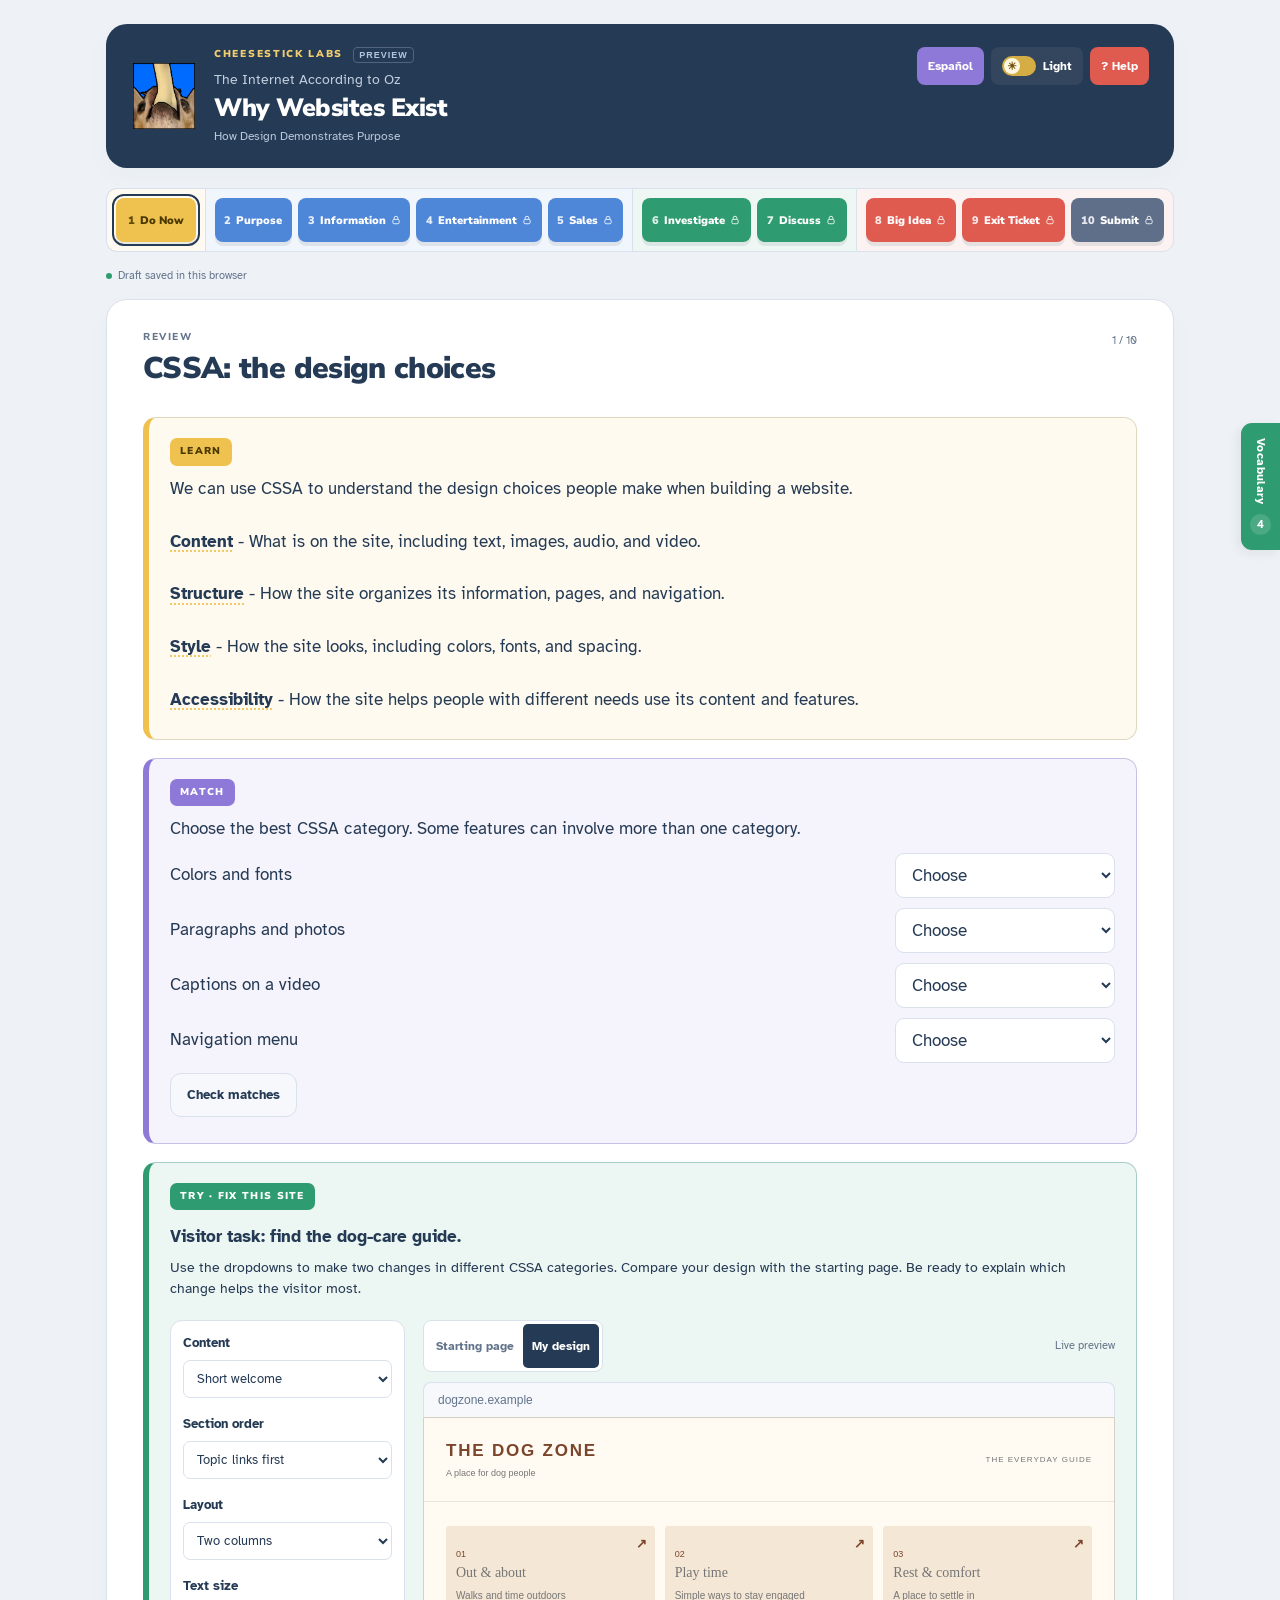
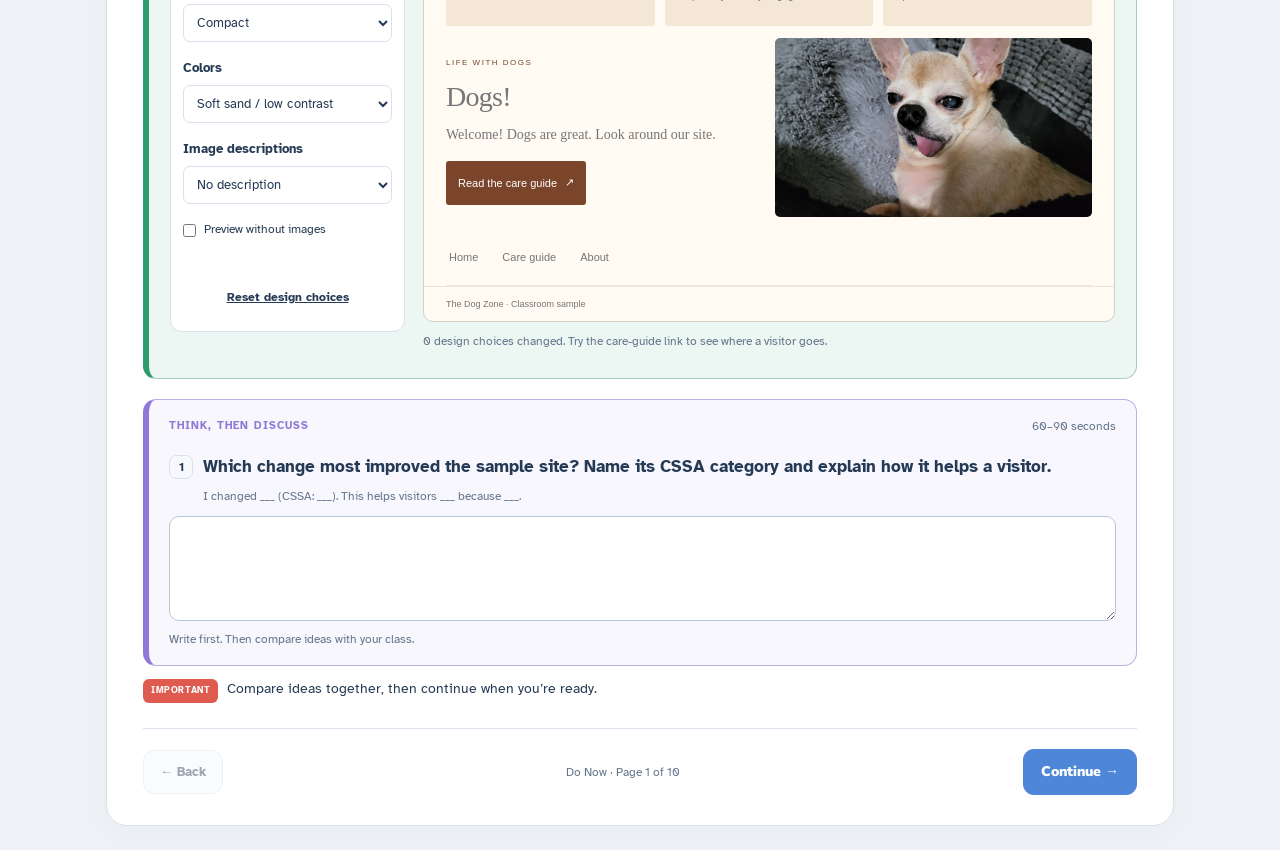
<file: lab/index.html>
<!doctype html>
<html lang="en"><head><meta charset="utf-8"><meta name="viewport" content="width=device-width,initial-scale=1"><meta name="color-scheme" content="light dark"><title>Cheesestick Labs · Why Websites Exist</title><link rel="stylesheet" href="styles.css"><link rel="stylesheet" href="fix-site.css"><link rel="stylesheet" href="annotator.css"></head><body>
<a href="#lesson" class="skip">Skip to lesson</a>
<div class="app-shell">
 <header class="topbar"><div class="brand"><div class="logo"><img src="assets/cheesestick-labs.png" alt="Cheesestick Labs" width="202" height="211"></div><div class="brand-text"><div class="brandline">CHEESESTICK LABS <span class="preview-tag">PREVIEW</span></div><div class="series" id="series"></div><h1 id="lesson-title"></h1><div class="subtitle" id="subtitle"></div></div></div><div class="header-tools"><div class="utilities"><button id="language" class="language">Español</button><button id="theme" class="theme" aria-label="Switch color theme"><span class="theme-track"><span class="theme-thumb">☀</span></span><span id="theme-label">Light</span></button><button id="help" class="help">? <span data-i="help">Help</span></button></div></div></header>
 <div class="nav-wrap"><div class="lesson-map-scroll"><nav id="page-nav" aria-label="Lesson pages"></nav></div><div class="session-line"><span class="draft" id="draft-status" role="status"></span><span id="theme-note"></span></div></div>
 <main id="lesson" tabindex="-1"></main>
</div>
<button class="vocab-tab" id="vocab-toggle" aria-controls="vocab-drawer" aria-expanded="false"><span data-i="vocabulary">Vocabulary</span><span id="vocab-count">0</span></button>
<aside id="vocab-drawer" class="vocab-drawer" aria-labelledby="vocab-heading" hidden><div class="drawer-heading"><div><span class="eyebrow" data-i="keepHandy">KEEP HANDY</span><h2 id="vocab-heading" data-i="vocabulary">Vocabulary</h2></div><button class="icon-button" id="vocab-close" aria-label="Close vocabulary">×</button></div><p class="muted" data-i="vocabIntro">Your glossary grows as you visit each topic.</p><dl id="vocab-list"></dl></aside>
<dialog id="checkpoint" class="checkpoint" aria-labelledby="checkpoint-question"><form id="checkpoint-form"><div class="dialog-top"><span class="eyebrow" data-i="teacherCheckpoint">TEACHER CHECKPOINT</span><button type="button" class="icon-button" data-close="checkpoint" aria-label="Close">×</button></div><span class="dialog-symbol">✦</span><h2 id="checkpoint-question"></h2><p id="checkpoint-hint" class="muted"></p><label for="checkpoint-answer" data-i="yourAnswer">Your answer</label><div class="unlock-row"><input id="checkpoint-answer" type="text" autocomplete="off" autocapitalize="off" spellcheck="false" required><button class="primary" data-i="unlock">Unlock →</button></div><p class="dialog-note" data-i="passwordNote">Your teacher will share the answer when it’s time to move on.</p><p id="checkpoint-status" role="status"></p></form></dialog>
<dialog id="help-dialog"><div class="dialog-top"><span class="eyebrow" data-i="aLittleHelp">A LITTLE HELP</span><button class="icon-button" data-close="help-dialog" aria-label="Close">×</button></div><h2 data-i="howThisWorks">How this lab works</h2><div id="help-content"></div><div class="help-actions"><button id="print-worksheet" class="secondary" data-i="worksheet">Print blank worksheet</button><button data-close="help-dialog" class="primary" data-i="gotIt">Got it</button></div></dialog>
<div class="toast" id="toast" role="status" hidden></div>
<div id="print-area"></div>
<script src="lesson.js"></script><script src="fix-site.js"></script><script src="annotation-archive.js"></script><script src="website-pages.js"></script><script src="annotator.js"></script><script src="purpose.js"></script><script src="app.js"></script></body></html>
</file>
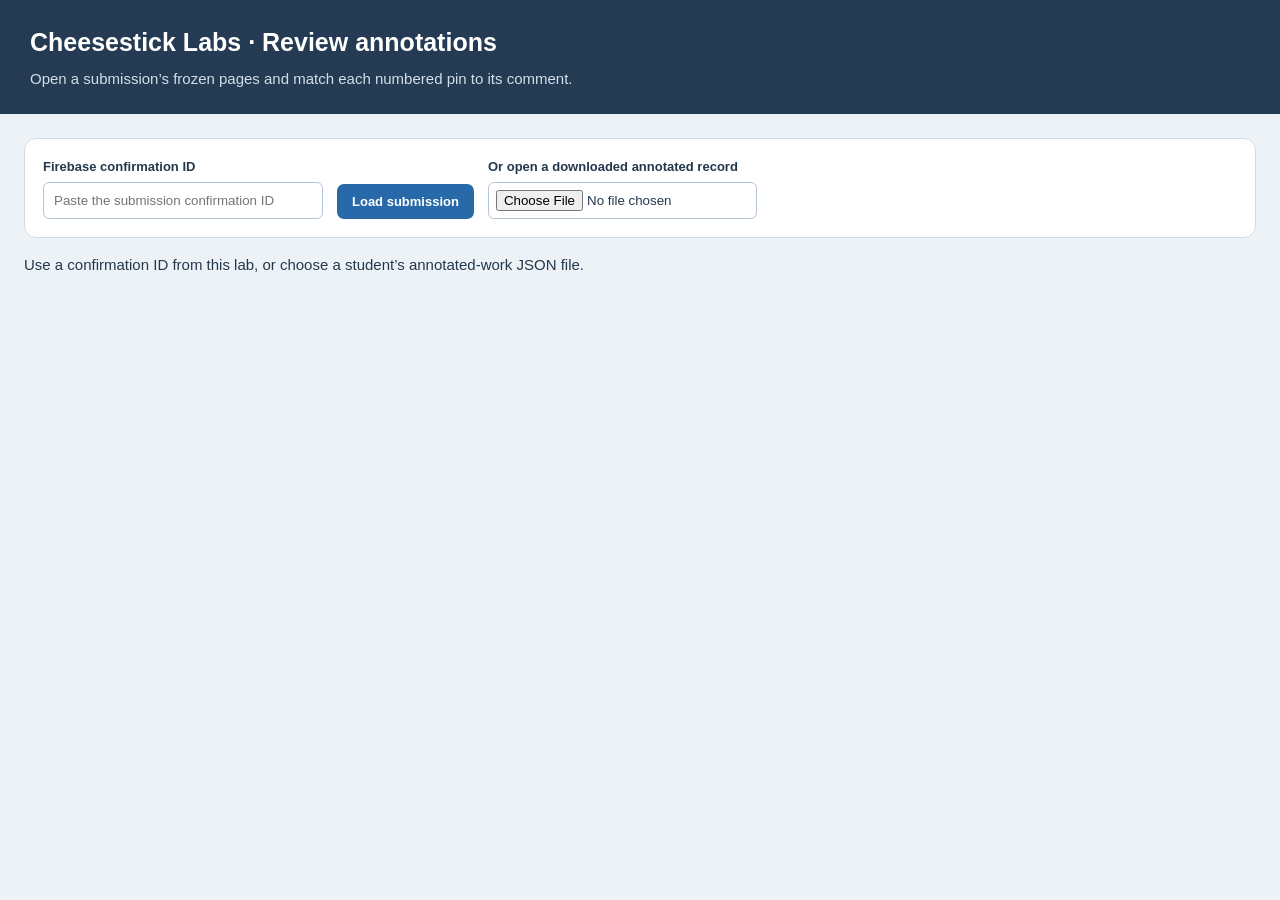
<file: Review-annotations.html>
<!doctype html><html lang="en"><head><meta charset="utf-8"><meta name="viewport" content="width=device-width,initial-scale=1"><title>Cheesestick Labs · Review annotations</title><style>
*{box-sizing:border-box}body{margin:0;background:#edf2f6;color:#24384d;font:15px/1.5 Arial,sans-serif}header{background:#243b53;color:white;padding:24px 30px}h1{font-size:25px;margin:0 0 6px}header p{margin:0;color:#d3deea}.shell{max-width:1500px;margin:auto;padding:24px}.loaders{display:flex;gap:14px;align-items:end;flex-wrap:wrap;background:white;border:1px solid #d3dce7;border-radius:12px;padding:18px;margin-bottom:16px}label{font-size:13px;font-weight:bold;display:block}input{display:block;padding:10px;border:1px solid #b6c5d4;border-radius:6px;min-width:280px;margin-top:5px}input[type=file]{min-width:0;padding:7px}button,.download{padding:10px 15px;background:#2869a9;color:white;border:0;border-radius:7px;cursor:pointer;font:700 13px Arial;display:inline-block;text-decoration:none}button.secondary{background:#edf3f7;color:#24384d;border:1px solid #bfccda}button:disabled{opacity:.5;cursor:wait}#status{min-height:25px;margin-bottom:15px}#summary{font-size:18px;margin:14px 0}#sites{display:flex;gap:8px;flex-wrap:wrap;margin-bottom:18px}#sites button{background:white;color:#24384d;border:1px solid #c4d0dc}#sites button[aria-pressed=true]{background:#2869a9;color:white}.workspace{display:grid;grid-template-columns:minmax(0,1fr) 300px;gap:18px;align-items:start}.image-panel,aside,.answers{background:white;border:1px solid #ccd8e4;border-radius:10px;padding:16px}.image-toolbar{display:flex;gap:8px;justify-content:space-between;align-items:center;flex-wrap:wrap;margin-bottom:13px}.image-toolbar span{font-size:12px;color:#61758b}.image-scroll{overflow:auto;max-height:85vh;background:#f3f5f7}.image-stage{position:relative;width:100%;max-width:100%;margin:auto;line-height:0}.image-stage img{display:block;width:100%;height:auto}.image-stage svg{position:absolute;inset:0;width:100%;height:100%;pointer-events:none}.image-stage.original{max-width:none}aside{position:sticky;top:12px;max-height:90vh;overflow:auto}aside h2{font-size:18px;margin:0 0 14px}.comment{border:1px solid #ccd8e4;border-radius:8px;padding:12px;margin:0 0 11px;cursor:pointer}.comment.selected{outline:3px solid #e1b839}.comment h3{font-size:14px;margin:0 0 7px}.comment p{white-space:pre-wrap;font-size:13px;margin:8px 0 0}.comment small{color:#60758b}.meta{font-size:12px;color:#61758b;margin-top:12px;overflow-wrap:anywhere}.answers{margin-top:20px}.answers h2{font-size:19px}.answers h3{font-size:14px}.answers p{white-space:pre-wrap;font-size:14px}.empty{padding:30px;text-align:center;color:#64788c}[hidden]{display:none!important}@media(max-width:900px){.workspace{grid-template-columns:1fr}aside{position:static;max-height:none}.shell{padding:14px}header{padding:20px}input{min-width:220px}}
</style></head><body><header><h1>Cheesestick Labs · Review annotations</h1><p>Open a submission’s frozen pages and match each numbered pin to its comment.</p></header><main class="shell"><section class="loaders"><div><label for="submission-id">Firebase confirmation ID</label><input id="submission-id" placeholder="Paste the submission confirmation ID"></div><button id="load-firebase">Load submission</button><div><label for="record-file">Or open a downloaded annotated record</label><input id="record-file" type="file" accept=".json,application/json"></div></section><div id="status" role="status">Use a confirmation ID from this lab, or choose a student’s annotated-work JSON file.</div><div id="summary"></div><div id="sites"></div><section id="review" hidden><div class="workspace"><div class="image-panel"><div class="image-toolbar"><span id="dimensions"></span><div><button id="size-toggle" class="secondary">Original size</button> <a id="download-png" class="download">Download PNG</a></div></div><div class="image-scroll"><div class="image-stage" id="image-stage"><img id="page-image" alt="Frozen annotated page"><svg id="selection-ring" aria-hidden="true"></svg></div></div><p id="snapshot-meta" class="meta"></p></div><aside><h2>Numbered comments</h2><div id="comments"></div></aside></div><section class="answers"><h2>Written responses</h2><div id="answers"></div></section></section></main><script>
const FIREBASE_CONFIG={apiKey:'AIzaSyBC9ecOEOh4WREBs6jrqRELyh-WuJyFFv8',authDomain:'learnball-25d68.firebaseapp.com',projectId:'learnball-25d68',storageBucket:'learnball-25d68.firebasestorage.app',messagingSenderId:'690760987841',appId:'1:690760987841:web:91db39b17464a3dd1ed040'};
const COLLECTION='lesson_submissions';
let record=null,current=null,selected=null,original=false;
const $=s=>document.querySelector(s),esc=v=>String(v??'').replace(/[&<>"']/g,c=>({'&':'&amp;','<':'&lt;','>':'&gt;','"':'&quot;',"'":'&#39;'}[c]));
async function sha(s){return [...new Uint8Array(await crypto.subtle.digest('SHA-256',new TextEncoder().encode(s)))].map(v=>v.toString(16).padStart(2,'0')).join('');}
async function openRecord(data){const snapshots=data.archive?.snapshots;if(!Array.isArray(snapshots))throw new Error('This file does not contain frozen annotation pages. Older submissions contain annotation data only.');for(const s of snapshots){if(!s.png?.dataUrl?.startsWith('data:image/png;base64,'))throw new Error('Missing PNG capture.');if(s.visualSha256&&await sha(s.png.dataUrl)!==s.visualSha256)throw new Error('The saved image checksum does not match.');}record=data;$('#summary').textContent=(data.studentName||'Student')+' · '+(data.classPeriod||'Class not specified');$('#sites').innerHTML=snapshots.map((s,i)=>`<button data-snapshot="${i}">${esc(s.siteId)} · ${esc(s.evidenceKey)}</button>`).join('');$('#sites').querySelectorAll('button').forEach(b=>b.onclick=()=>show(+b.dataset.snapshot));$('#answers').innerHTML=Object.entries(data.answers||{}).map(([key,value])=>`<h3>${esc(data.questionLabels?.[key]||key)}</h3><p>${esc(value||'(blank)')}</p>`).join('');if(snapshots.length)show(0);else{$('#review').hidden=true;$('#status').textContent='This submission has no annotations.';}$('#status').textContent=snapshots.length+' frozen annotated page(s) loaded. Image checksums verified.';}
function show(index){current=record.archive.snapshots[index];selected=null;original=false;$('#sites').querySelectorAll('button').forEach((b,i)=>b.setAttribute('aria-pressed',String(i===index)));$('#review').hidden=false;$('#page-image').src=current.png.dataUrl;$('#image-stage').style.width='100%';$('#image-stage').classList.remove('original');$('#size-toggle').textContent='Original size';$('#selection-ring').setAttribute('viewBox',`0 0 ${current.viewport.width} ${current.viewport.height}`);$('#selection-ring').innerHTML='';$('#dimensions').textContent=`Original page: ${current.viewport.width} × ${current.viewport.height} CSS pixels · saved image: ${current.png.width} × ${current.png.height}`;$('#download-png').href=current.png.dataUrl;$('#download-png').download=current.siteId+'-annotated.png';$('#snapshot-meta').textContent=`Site version: ${current.siteVersion} · Captured: ${current.capturedAt} · Page content and pixel coordinates are included in the saved record.`;$('#comments').innerHTML=current.annotations.map(a=>`<section class="comment" data-comment-id="${a.id}" tabindex="0"><h3>#${a.id} · ${esc(a.type)} · ${esc(a.category||'No category')}</h3><small>${esc(a.label)}</small><p>${esc(a.comment||'(No comment)')}</p></section>`).join('');$('#comments').querySelectorAll('[data-comment-id]').forEach(card=>{card.onclick=()=>select(+card.dataset.commentId);card.onkeydown=e=>{if(['Enter',' '].includes(e.key)){e.preventDefault();select(+card.dataset.commentId);}}});}
function select(id){selected=id;$('#comments').querySelectorAll('[data-comment-id]').forEach(c=>c.classList.toggle('selected',+c.dataset.commentId===id));const point=current.geometry.find(g=>g.id===id)?.pin;$('#selection-ring').innerHTML=point?`<circle cx="${point.x}" cy="${point.y}" r="24" fill="none" stroke="white" stroke-width="7"/><circle cx="${point.x}" cy="${point.y}" r="24" fill="none" stroke="#e1b839" stroke-width="4"/>`:'';}
$('#page-image').onclick=e=>{const r=e.target.getBoundingClientRect(),x=(e.clientX-r.left)/r.width*current.viewport.width,y=(e.clientY-r.top)/r.height*current.viewport.height;const nearest=current.geometry.filter(g=>g.pin).map(g=>({id:g.id,d:Math.hypot(g.pin.x-x,g.pin.y-y)})).sort((a,b)=>a.d-b.d)[0];if(nearest&&nearest.d<40){select(nearest.id);$('#comments').querySelector(`[data-comment-id="${nearest.id}"]`)?.scrollIntoView({block:'nearest'});}};
$('#size-toggle').onclick=()=>{original=!original;$('#image-stage').classList.toggle('original',original);$('#image-stage').style.width=original?current.viewport.width+'px':'100%';$('#size-toggle').textContent=original?'Fit to window':'Original size';};
$('#record-file').onchange=async e=>{try{const file=e.target.files[0];if(file)await openRecord(JSON.parse(await file.text()));}catch(err){$('#status').textContent=err.message;}};
$('#load-firebase').onclick=async()=>{const id=$('#submission-id').value.trim();if(!/^[A-Za-z0-9_-]{1,128}$/.test(id)){$('#status').textContent='Enter a valid confirmation ID.';return;}const button=$('#load-firebase');button.disabled=true;$('#status').textContent='Loading saved submission and frozen pages…';try{const [{initializeApp,getApps},{getFirestore,doc,getDoc}]=await Promise.all([import('https://www.gstatic.com/firebasejs/11.10.0/firebase-app.js'),import('https://www.gstatic.com/firebasejs/11.10.0/firebase-firestore.js')]);const app=getApps().find(a=>a.name==='annotation-review')||initializeApp(FIREBASE_CONFIG,'annotation-review'),db=getFirestore(app),root=await getDoc(doc(db,COLLECTION,id));if(!root.exists())throw new Error('Submission not found.');const data=root.data();if(!Array.isArray(data.annotationArchive))throw new Error('This older submission has no frozen-page archive.');const snapshots=await Promise.all(data.annotationArchive.map(async m=>{const meta=await getDoc(doc(db,COLLECTION,id,'annotationSnapshots',m.id));if(!meta.exists())throw new Error('A saved page is missing.');const spec=meta.data();const parts=await Promise.all(Array.from({length:spec.chunkCount},(_,i)=>getDoc(doc(db,COLLECTION,id,'annotationSnapshots',m.id,'chunks',String(i).padStart(4,'0')))));if(parts.some(x=>!x.exists()))throw new Error('A saved page chunk is missing.');const encoded=parts.map(x=>x.data().data).join(''),bytes=Uint8Array.from(atob(encoded),x=>x.charCodeAt(0));return JSON.parse(new TextDecoder().decode(bytes));}));await openRecord({...data,archive:{snapshots}});}catch(err){$('#status').textContent=err.code==='permission-denied'?'Firebase denied read access. Use the student’s downloaded annotated record, or configure authenticated teacher access.':err.message;}finally{button.disabled=false;}};
</script></body></html>
</file>
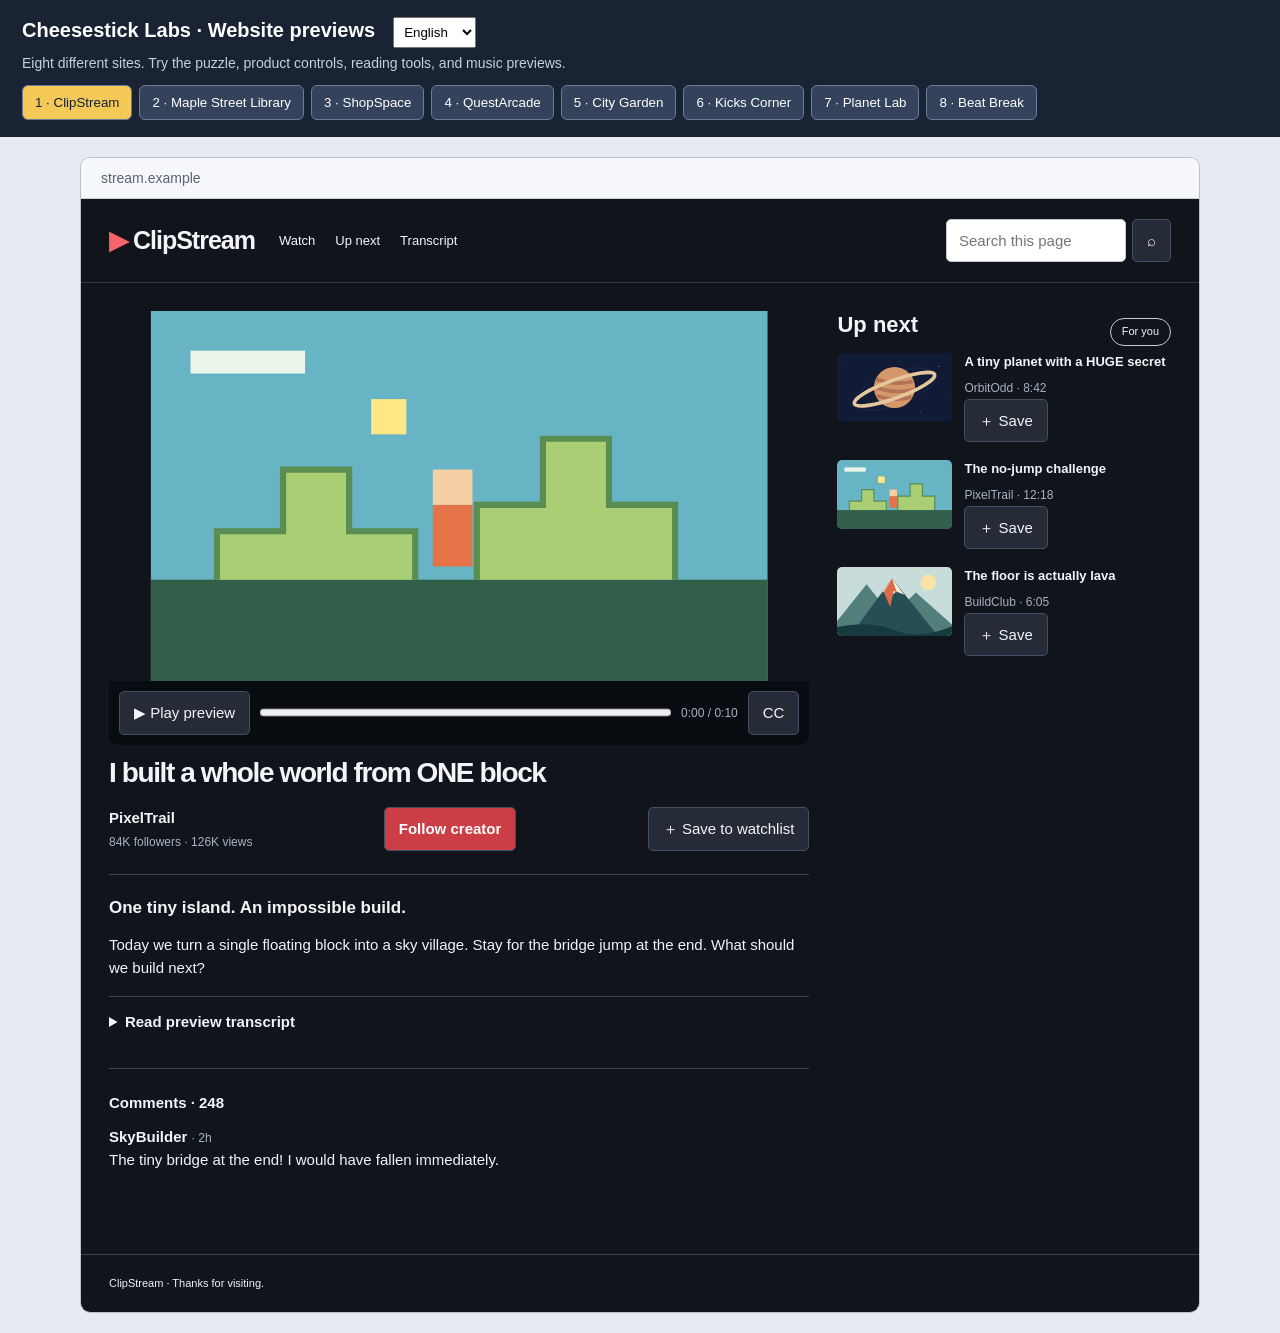
<file: Website-previews.html>
<!doctype html><html lang="en"><meta charset="utf-8"><meta name="viewport" content="width=device-width,initial-scale=1"><title>Eight website previews</title><style>*{box-sizing:border-box}body{margin:0;background:#e7eaf0;font:14px Arial;color:#1d2736}header{background:#192334;color:white;padding:17px 22px}header strong{font-size:20px}header p{margin:7px 0 14px;color:#c3d1e0}nav{display:flex;gap:7px;flex-wrap:wrap}button{padding:9px 12px;background:#34435b;color:white;border:1px solid #6a7c97;border-radius:6px;cursor:pointer}button[aria-pressed=true]{background:#f4c958;color:#142032}main{max-width:1120px;margin:20px auto;background:white;border:1px solid #b8c1cf;border-radius:10px;overflow:hidden}.address{padding:12px 20px;background:#f6f7fa;border-bottom:1px solid #ccd3dd;color:#596477}iframe{display:block;width:100%;height:1350px;border:0}select{margin-left:18px;padding:6px}</style><header><strong>Cheesestick Labs · Website previews</strong><select id="language"><option value="en">English</option><option value="es">Español</option></select><p>Eight different sites. Try the puzzle, product controls, reading tools, and music previews.</p><nav></nav></header><main><div class="address"></div><iframe title="Website preview" sandbox="allow-same-origin"></iframe></main><script>/* Self-contained classroom websites. Artwork and content are bundled for offline captures. */
window.WebsitePages=(()=>{
const order=['stream','library','shop','quest','garden','kicks','planet','beat'];
const names={library:'Maple Street Library',cinema:'Mini Cinema',trail:'Trail Supply',stream:'ClipStream',atlas:'World Atlas',shop:'ShopSpace',quest:'QuestArcade',garden:'City Garden',kicks:'Kicks Corner',planet:'Planet Lab',beat:'Beat Break'};
const escape=s=>String(s).replace(/[&<>"']/g,c=>({'&':'&amp;','<':'&lt;','>':'&gt;','"':'&quot;',"'":'&#39;'}[c]));
function art(kind,label,color='#e46c43'){
 let shapes='';
 if(kind==='mountain')shapes='<rect width="700" height="420" fill="#c8ddd9"/><circle cx="555" cy="94" r="48" fill="#f8e2a6"/><path d="M0 330L180 105 335 300 480 155 700 350V420H0" fill="#527f7c"/><path d="M80 420L335 70 615 420" fill="#274e55"/><path d="M274 155L335 70 409 169 361 149 330 177 307 143" fill="#f8f3dc"/><path d="M285 152L335 70 365 156 345 145 324 245" fill="#dc6c46"/><path d="M0 365Q200 325 350 385T700 360V420H0" fill="#163a3e"/>';
 if(kind==='plant')shapes='<rect width="700" height="420" fill="#e9ead8"/><path d="M0 320H700V420H0" fill="#c6b69b"/><rect x="60" y="35" width="210" height="250" fill="#f7f6e9"/><path d="M165 35V285M60 160H270" stroke="#d4d5bb" stroke-width="12"/><path d="M318 295H498L468 405H348Z" fill="#b96443"/><path d="M408 310V100M408 220L340 170M408 190L465 135M408 265L470 220" stroke="#486c3b" stroke-width="9"/><g fill="#64894a"><ellipse cx="354" cy="168" rx="48" ry="24" transform="rotate(30 354 168)"/><ellipse cx="452" cy="136" rx="48" ry="25" transform="rotate(-30 452 136)"/><ellipse cx="461" cy="225" rx="48" ry="24" transform="rotate(-25 461 225)"/><ellipse cx="405" cy="100" rx="26" ry="48"/></g><rect x="530" y="310" width="90" height="90" rx="10" fill="#ece6d4"/>';
 if(kind==='shoe')shapes=`<rect width="700" height="420" fill="#e9e6df"/><ellipse cx="350" cy="346" rx="250" ry="25" fill="#cac7c0"/><path d="M110 284Q190 281 236 159L295 180 359 130 405 217Q465 259 580 279L605 311Q439 350 117 325Z" fill="${color}"/><path d="M115 307Q350 338 604 301L603 332Q370 370 115 340Z" fill="#fffdf4"/><path d="M240 197L350 245 445 245 335 291 211 242Z" fill="#ffffffbd"/><path d="M281 185L352 222M270 204L337 240M257 222L321 255" stroke="#f7f5ee" stroke-width="9"/><path d="M375 154L413 218" stroke="#263633" stroke-width="18"/>`;
 if(kind==='headphones')shapes='<rect width="700" height="420" fill="#edf0f5"/><ellipse cx="350" cy="365" rx="140" ry="18" fill="#d5dbe6"/><path d="M220 280V197C220 45 480 45 480 197V280" fill="none" stroke="#233041" stroke-width="35"/><path d="M236 174C250 64 450 64 464 174" fill="none" stroke="#53667c" stroke-width="11"/><rect x="193" y="211" width="79" height="128" rx="30" fill="#182432"/><rect x="428" y="211" width="79" height="128" rx="30" fill="#182432"/><rect x="235" y="222" width="31" height="105" rx="14" fill="#8294a9"/><rect x="434" y="222" width="31" height="105" rx="14" fill="#8294a9"/>';
 if(kind==='controller')shapes='<rect width="700" height="420" fill="#e7e4f3"/><path d="M218 157Q350 125 482 157L537 290Q547 358 487 325L419 271H281L213 325Q153 358 163 290Z" fill="#4a3e75"/><path d="M236 183V251M202 217H270" stroke="#d6c9f5" stroke-width="20"/><circle cx="456" cy="204" r="12" fill="#e990af"/><circle cx="488" cy="235" r="12" fill="#b4d5b1"/><circle cx="359" cy="211" r="10" fill="#a394c0"/>';
 if(kind==='space')shapes='<rect width="700" height="420" fill="#111b36"/><g fill="#c3d9ef"><circle cx="50" cy="60" r="2"/><circle cx="180" cy="310" r="3"/><circle cx="620" cy="80" r="3"/><circle cx="510" cy="355" r="2"/><circle cx="375" cy="50" r="2"/><circle cx="665" cy="280" r="2"/></g><ellipse cx="350" cy="220" rx="260" ry="100" fill="none" stroke="#536588" transform="rotate(-20 350 220)"/><circle cx="350" cy="210" r="125" fill="#d49769"/><path d="M237 158Q340 200 462 173M229 207Q350 253 470 222M242 261Q350 297 454 268" fill="none" stroke="#b47357" stroke-width="22"/><ellipse cx="350" cy="220" rx="260" ry="54" fill="none" stroke="#e5c79e" stroke-width="22" transform="rotate(-20 350 220)"/>';
 if(kind==='blocks')shapes='<rect width="700" height="420" fill="#67b4c4"/><rect y="305" width="700" height="115" fill="#315f49"/><path d="M75 305V250H150V180H225V250H300V305M370 305V220H445V145H520V220H595V305" fill="#a9ce74" stroke="#598d52" stroke-width="7"/><rect x="250" y="100" width="40" height="40" fill="#ffe783"/><rect x="320" y="220" width="45" height="70" fill="#e67347"/><rect x="320" y="180" width="45" height="40" fill="#f5d0a4"/><rect x="45" y="45" width="130" height="26" fill="#e9f6e9"/>';
 if(kind==='record')shapes=`<rect width="700" height="420" fill="${color}"/><circle cx="350" cy="210" r="172" fill="#191c29"/><g fill="none" stroke="#434652" stroke-width="3"><circle cx="350" cy="210" r="143"/><circle cx="350" cy="210" r="123"/><circle cx="350" cy="210" r="103"/></g><circle cx="350" cy="210" r="63" fill="#f4d6a1"/><circle cx="350" cy="210" r="10" fill="#191c29"/><path d="M540 65V250L470 300" fill="none" stroke="#efebe3" stroke-width="14"/>`;
 return `<svg xmlns="http://www.w3.org/2000/svg" viewBox="0 0 700 420" role="img" aria-label="${escape(label)}"><title>${escape(label)}</title>${shapes}</svg>`;
}
const css=`*{box-sizing:border-box}body{margin:0;font:15px/1.55 Arial,sans-serif;color:#202a32;background:#fff}a{color:inherit}button,input,select{font:inherit}button,summary{cursor:pointer}button{border:1px solid #c7cdd2;background:#fff;color:inherit;border-radius:5px;padding:9px 14px}button:focus-visible,a:focus-visible,input:focus-visible,summary:focus-visible,select:focus-visible{outline:3px solid #e89013;outline-offset:3px}button[aria-pressed=true]{background:var(--accent,#274f80);color:white;border-color:transparent}h1{font-size:clamp(28px,4.5vw,44px);letter-spacing:-1.4px;line-height:1.12;margin:12px 0 18px}h2{font-size:22px;line-height:1.25;margin:0 0 14px}h3{font-size:17px;line-height:1.35;margin:8px 0}p{margin:10px 0 17px}header{padding:20px 28px;border-bottom:1px solid #d8dde0;display:flex;align-items:center;gap:24px}header strong{font-size:25px;letter-spacing:-1px}nav{display:flex;gap:20px;flex-wrap:wrap;font-size:13px}nav a{text-decoration:none}main{padding:28px;max-width:1200px;margin:auto}.row{display:flex;gap:12px;align-items:center;flex-wrap:wrap}.between{justify-content:space-between}.grid2{display:grid;grid-template-columns:1fr 1fr;gap:24px}.grid3{display:grid;grid-template-columns:repeat(3,minmax(0,1fr));gap:18px}.split{display:grid;grid-template-columns:minmax(0,2.1fr) minmax(180px,1fr);gap:28px}.muted,small{color:#66727d;font-size:12px}.eyebrow{font-size:10px;font-weight:bold;letter-spacing:1.8px;text-transform:uppercase}.lead{font-size:18px;line-height:1.6}.primary{background:var(--accent,#24548a);border-color:transparent;color:white;font-weight:bold}.pill{display:inline-block;font-size:11px;border:1px solid #c6ccce;border-radius:25px;padding:4px 11px}.card{border:1px solid #dadfe3;border-radius:8px;overflow:hidden}.pad{padding:18px}.line{border-top:1px solid #d9dfe3;margin-top:22px;padding-top:22px}svg{display:block;width:100%;height:auto}figure{margin:0}figcaption{font-size:11px;padding:9px 0;color:#64717b}.search{margin-left:auto;display:flex;gap:6px}.search input{min-width:0;width:180px;padding:8px 12px;border:1px solid #bfc8d0;border-radius:5px}table{border-collapse:collapse;width:100%;font-size:13px;text-align:left}th,td{padding:11px 9px;border-bottom:1px solid #d4dbe1}th{font-weight:bold}details{border-top:1px solid #ccd4da;padding:13px 0}summary{font-weight:bold}footer{padding:20px 28px;border-top:1px solid #ccd4da;font-size:11px}.skip{position:absolute;left:-9999px}.skip:focus{left:8px;top:8px;background:white;padding:12px;z-index:2}.xray-hover{outline:3px solid #efb91e!important;outline-offset:2px;background-color:#ffdf6b33!important}[data-xray]{outline-offset:2px}[hidden]{display:none!important}.site-status{min-height:22px;font-size:12px;margin:8px 0}.atlas{--accent:#1d665e;background:#fcfbf6}.atlas header{border-top:6px solid #206259}.atlas header strong{font-family:Georgia,serif;font-size:31px}.atlas h1,.atlas h2{font-family:Georgia,serif;font-weight:normal}.atlas .contents{border-left:3px solid #2a7268;padding:4px 18px;background:#f1f2e8}.contents a{display:block;padding:8px 0;font-size:13px}.stream{--accent:#d9474d;background:#11141b;color:#f3f4f7}.stream header{border-color:#333a48}.stream small,.stream .muted{color:#a6b3c4}.stream button{background:#252c37;border-color:#435064}.stream .primary{background:#cc3e46}.stream .player{position:relative;border-radius:9px;overflow:hidden}.stream .player svg{max-height:370px}.stream .transport{background:#080b10;padding:10px;display:flex;align-items:center;gap:10px}.stream .transport progress{flex:1;accent-color:#ea5662}.stream .recommend{display:grid;grid-template-columns:115px 1fr;gap:12px;margin-bottom:18px}.stream .recommend svg{border-radius:5px}.stream .recommend h3{font-size:13px;margin:0 0 5px}.stream footer,.stream .line,.stream details{border-color:#394351}.shop{--accent:#1a527e;background:#f5f7f9}.shop header{background:#152c42;color:white}.shop .sale-bar{background:#e5edf5;text-align:center;padding:9px;font-size:12px}.shop .catalog{display:grid;grid-template-columns:150px 1fr;gap:24px}.shop .filters{font-size:13px}.shop .filters label{display:block;margin:12px 0}.shop .card{background:white}.price{font-size:24px;font-weight:bold}.stars{color:#99550b;font-size:12px}.quest{--accent:#b69aef;background:#171627;color:#f3edf9}.quest header{border-bottom:2px solid #39334b}.quest .board{display:grid;grid-template-columns:repeat(3,1fr);gap:9px;max-width:350px;margin:16px auto}.quest .tile{aspect-ratio:1;font-size:31px;font-weight:900;background:#3b3259;color:#eee4ff;border:2px solid #77608f}.quest .tile.empty{background:#211d32;border-style:dashed}.quest .game{background:#242037;border:1px solid #54446a;padding:20px;border-radius:14px}.quest .muted,.quest small{color:#bcb0cd}.quest button{background:#403358;color:#f8f2ff;border-color:#67517e}.quest td,.quest th,.quest footer{border-color:#51435e}.garden{--accent:#4c6636;background:#f7f4eb;color:#344332}.garden header{background:#e7ebda;border:0}.garden header strong,.garden h1,.garden h2{font-family:Georgia,serif;font-weight:normal}.garden h1{font-size:44px}.garden .facts{background:#e8e8d8;padding:17px;display:grid;grid-template-columns:repeat(3,1fr);gap:10px;text-align:center}.garden .steps{counter-reset:steps;list-style:none;padding:0}.garden .steps li{counter-increment:steps;position:relative;padding:0 0 24px 44px}.garden .steps li:before{content:counter(steps);position:absolute;left:0;top:0;border-radius:50%;background:#526b3e;color:white;width:29px;height:29px;text-align:center;line-height:29px}.kicks{--accent:#202e2a;background:#fffefb;color:#202e2a}.kicks header strong{font-style:italic;font-weight:900;font-size:30px}.kicks .shipping{background:#223d32;color:white;padding:8px;text-align:center;font-size:11px;letter-spacing:1px}.kicks .product{display:grid;grid-template-columns:1.2fr 1fr;gap:35px}.kicks .product-art{background:#e9e6df;align-content:center}.kicks .size{padding:9px 13px}.kicks .buy{width:100%;padding:14px;margin-top:18px}.planet{--accent:#215ba3;background:#f3f6fb}.planet header{background:#142139;color:white}.planet .hero{position:relative;background:#111b36;color:white;display:grid;grid-template-columns:1fr 1fr;align-items:center;padding:20px 26px}.planet .hero h1{font-size:42px}.planet .data{background:white;padding:20px;border:1px solid #d5deeb}.planet .orbit-key{display:flex;gap:12px;flex-wrap:wrap;font-size:12px;padding:13px;background:#e7edf7}.beat{--accent:#a566d0;background:#171421;color:#f3eff8}.beat header{border-color:#4c3a5d}.beat .music{display:grid;grid-template-columns:150px 1fr;gap:24px}.beat .library a{display:block;text-decoration:none;padding:12px 4px;color:#c0b0d0}.beat .album{display:grid;grid-template-columns:190px 1fr;align-items:end;gap:23px;background:#49365d;padding:24px}.beat .album h1{font-size:42px}.beat .tracks td,.beat .tracks th{border-color:#44374f}.beat .tracks button{background:transparent;color:white;border:1px solid #77638d;padding:4px 10px}.beat .muted,.beat small{color:#bfaecd}.beat footer{border-color:#44374f}.beat .queue{padding:16px;background:#2a2236;border-top:2px solid #a566d0;margin-top:22px}.beat button{color:#f3eff8;background:#40304f;border-color:#79618f}@media(max-width:650px){header{padding:17px;flex-wrap:wrap;gap:12px}header nav{gap:13px}.search{margin-left:0;width:100%}.search input{flex:1}main{padding:18px}.split,.product,.kicks .product,.grid2,.planet .hero{grid-template-columns:1fr}.grid3{grid-template-columns:1fr 1fr}.shop .catalog,.beat .music{grid-template-columns:1fr}.shop .filters,.beat .library{display:flex;gap:15px;flex-wrap:wrap}.beat .album{grid-template-columns:100px 1fr;padding:16px;gap:14px}.beat .album h1{font-size:29px}.planet .hero svg{max-height:230px}.garden h1{font-size:34px}}@media(max-width:400px){.grid3{grid-template-columns:1fr}.facts{font-size:12px}.beat .album{grid-template-columns:1fr}.beat .album svg{max-height:180px}}`;
function source(site,s,c){
 const t=c.tr, e=escape;
 const a=(en,es)=>t(en,es), artwork=(kind,en,es,color)=>art(kind,a(en,es),color);
 const link=(id,en,es)=>`<a href="#${id}">${a(en,es)}</a>`;
 const button=(action,en,es,cls='')=>`<button class="${cls}" data-action="${action}">${a(en,es)}</button>`;
 const search=`<form class="search" role="search"><input type="search" aria-label="${a('Find text on this page','Buscar texto en esta página')}" placeholder="${a('Search this page','Buscar en esta página')}"><button aria-label="${a('Search','Buscar')}">⌕</button></form>`;
 let body='';
 if(site==='atlas')body=`<header><strong>World Atlas<span style="color:#60877d">.</span></strong><nav>${link('article','Earth science','Ciencias de la Tierra')}${link('facts','Quick facts','Datos rápidos')}${link('sources','Sources','Fuentes')}</nav>${search}</header><main><div class="eyebrow">${a('EARTH SCIENCE / GEOLOGY','CIENCIAS DE LA TIERRA / GEOLOGÍA')}</div><h1 data-xray="headline">${a('Why do volcanoes erupt?','¿Por qué entran en erupción los volcanes?')}</h1><p class="lead" data-xray="intro">${a('A guide to the pressure, heat, and moving rock beneath our feet.','Una guía de la presión, el calor y la roca en movimiento bajo nuestros pies.')}</p><p class="muted">${a('World Atlas science desk · 4-minute read · Beginner guide','Equipo de ciencias · Lectura de 4 minutos · Guía inicial')}</p><div class="split"><article id="article"><figure>${artwork('mountain','Illustration of a volcano with lava near its summit','Ilustración de un volcán con lava cerca de la cumbre')}<figcaption>${a('An eruption releases material from inside Earth onto its surface. Illustration.','Una erupción libera material del interior de la Tierra a la superficie. Ilustración.')}</figcaption></figure><h2 id="pressure">${a('Pressure finds a way out','La presión encuentra una salida')}</h2><p>${a('Deep below the surface, some rock melts into magma. Because magma is less dense than the solid rock around it, it can rise through cracks. Gas trapped in the magma expands as pressure drops near the surface.','Bajo la superficie, parte de la roca se funde y forma magma. Como es menos denso que la roca sólida, puede ascender por grietas. El gas atrapado se expande cuando baja la presión cerca de la superficie.')}</p><p>${a('When magma reaches the surface, we call it lava. Some eruptions produce flowing lava; others blast out ash, gas, and broken rock.','Cuando el magma llega a la superficie, se llama lava. Algunas erupciones producen flujos de lava; otras expulsan ceniza, gas y fragmentos de roca.')}</p><details id="sources"><summary>${a('Definitions & further reading','Definiciones y lecturas')}</summary><p><strong>Magma:</strong> ${a('molten rock below the surface.','roca fundida bajo la superficie.')} <strong>Lava:</strong> ${a('molten rock at the surface. Further reading: USGS Volcano Hazards Program.','roca fundida en la superficie. Más información: Programa de Riesgos Volcánicos del USGS.')}</p></details></article><aside><div class="contents"><strong>${a('ON THIS PAGE','EN ESTA PÁGINA')}</strong>${link('pressure','1. How an eruption starts','1. Cómo empieza una erupción')}${link('facts','2. Magma or lava?','2. ¿Magma o lava?')}${link('sources','3. Definitions & sources','3. Definiciones y fuentes')}</div><section id="facts" class="line"><h2>${a('At a glance','De un vistazo')}</h2><table><tr><th>${a('Below ground','Bajo tierra')}</th><td>Magma</td></tr><tr><th>${a('At the surface','En la superficie')}</th><td>Lava</td></tr><tr><th>${a('Other materials','Otros materiales')}</th><td>${a('Ash, gas, rock','Ceniza, gas, roca')}</td></tr></table></section><div class="line">${button('text','A+ Larger article text','A+ Texto más grande')}<p class="muted">${a('Read at a size that works for you.','Lee con el tamaño que prefieras.')}</p></div></aside></div></main>`;
 if(site==='stream')body=`<header><strong><span style="color:#f5646b">▶</span> ClipStream</strong><nav>${link('watch','Watch','Ver')}${link('upnext','Up next','A continuación')}${link('transcript','Transcript','Transcripción')}</nav>${search}</header><main><div class="split"><article id="watch"><div class="player" data-xray="item0-image">${artwork('blocks','A block-world character beside two grassy towers','Un personaje de bloques junto a dos torres verdes')}<div class="transport">${button('animate','▶ Play preview','▶ Reproducir vista previa')}<progress max="100" value="0" aria-label="${a('Preview progress','Progreso')}"></progress><small>0:00 / 0:10</small>${button('captions','CC','CC')}</div><div class="caption-line" hidden style="background:#000;color:white;padding:10px;text-align:center">${a('[Music] One jump. Two towers. Can we make it?','[Música] Un salto. Dos torres. ¿Lo lograremos?')}</div></div><h1 style="font-size:28px" data-xray="headline">${a('I built a whole world from ONE block','Construí un mundo entero con UN bloque')}</h1><div class="row between"><div><strong>PixelTrail</strong><br><small>${a('84K followers · 126K views','84 mil seguidores · 126 mil vistas')}</small></div>${button('follow','Follow creator','Seguir al creador','primary')}${button('save','＋ Save to watchlist','＋ Guardar')}</div><section class="line"><h2 style="font-size:17px">${a('One tiny island. An impossible build.','Una isla pequeña. Una construcción imposible.')}</h2><p>${a('Today we turn a single floating block into a sky village. Stay for the bridge jump at the end. What should we build next?','Hoy convertimos un bloque flotante en una aldea en el cielo. Quédate para ver el salto del puente. ¿Qué construimos después?')}</p><details id="transcript"><summary>${a('Read preview transcript','Leer transcripción de la vista previa')}</summary><p>${a('[Music] One jump. Two towers. Can we make it? The character crosses the screen toward the second tower.','[Música] Un salto. Dos torres. ¿Lo lograremos? El personaje cruza la pantalla hacia la segunda torre.')}</p></details></section><div class="line"><strong>${a('Comments · 248','Comentarios · 248')}</strong><p><b>SkyBuilder</b> <small>· 2h</small><br>${a('The tiny bridge at the end! I would have fallen immediately.','¡El pequeño puente del final! Yo me habría caído enseguida.')}</p></div></article><aside id="upnext"><div class="row between"><h2>${a('Up next','A continuación')}</h2><span class="pill">${a('For you','Para ti')}</span></div>${[['space','A tiny planet with a HUGE secret','Un pequeño planeta con un GRAN secreto','OrbitOdd · 8:42'],['blocks','The no-jump challenge','El reto sin saltar','PixelTrail · 12:18'],['mountain','The floor is actually lava','El suelo realmente es lava','BuildClub · 6:05']].map(([kind,en,es,by])=>`<div class="recommend">${artwork(kind,en,es)}<div><h3>${a(en,es)}</h3><small>${by}</small><br>${button('save','＋ Save','＋ Guardar')}</div></div>`).join('')}</aside></div></main>`;
 if(site==='shop')body=`<header><strong>ShopSpace<span style="color:#7bc5ef"> ↗</span></strong><nav>${link('products','Electronics','Electrónica')}${link('delivery','Delivery & returns','Envíos y devoluciones')}</nav><span style="margin-left:auto">${a('Cart','Carrito')} <b data-cart>0</b></span></header><div class="sale-bar">${a('Everyday tech. Straightforward prices. Free shipping on orders $50+.','Tecnología diaria. Precios claros. Envío gratis desde $50.')}</div><main><div class="row between"><div><div class="eyebrow">${a('HOME / ELECTRONICS','INICIO / ELECTRÓNICA')}</div><h1 data-xray="headline">${a('Upgrade your everyday.','Mejora tu día a día.')}</h1></div><label>${a('Show','Mostrar')} <select data-filter><option value="all">${a('All products','Todos los productos')}</option><option value="audio">Audio</option><option value="gaming">Gaming</option></select></label></div><div class="catalog"><aside class="filters"><h3>${a('Shop by category','Por categoría')}</h3><p>Audio<br>Gaming<br>${a('Accessories','Accesorios')}</p><h3>${a('Buying checklist','Antes de comprar')}</h3><p>${a('Compare the price, features, and reviews. Check the delivery and return options below.','Compara precios, características y opiniones. Consulta las opciones de envío y devolución.')}</p></aside><div id="products" class="grid2">${[['headphones','audio','Everyday wireless headphones','Auriculares inalámbricos','$39','4.7','180','30-hour battery · USB-C charging','Batería de 30 horas · Carga USB-C'],['controller','gaming','PlayPad wireless controller','Control inalámbrico PlayPad','$24','4.5','96','Bluetooth · Rechargeable · PC compatible','Bluetooth · Recargable · Compatible con PC']].map(([kind,cat,en,es,price,rating,count,desc,desces])=>`<article class="card" data-product="${cat}">${artwork(kind,en,es)}<div class="pad"><span class="pill">${a('In stock','Disponible')}</span><h2>${a(en,es)}</h2><div class="stars">★★★★★ <b>${rating}</b> (${count})</div><p>${a(desc,desces)}</p><p class="price">${price}</p>${button('cart','Add to cart','Añadir al carrito','primary')}</div></article>`).join('')}</div></div><section id="delivery" class="line grid3"><div><h3>${a('Free shipping from $50','Envío gratis desde $50')}</h3><p>${a('See the full order total before checkout.','Consulta el total antes de pagar.')}</p></div><div><h3>${a('30-day returns','Devoluciones de 30 días')}</h3><p>${a('Keep the packaging. Start a return from your order details.','Conserva el empaque. Inicia la devolución desde tu pedido.')}</p></div><div><h3>${a('Compare before buying','Compara antes de comprar')}</h3><p>${a('Product descriptions and customer ratings appear beside every price.','Las descripciones y valoraciones aparecen junto a cada precio.')}</p></div></section></main>`;
 if(site==='quest')body=`<header><strong style="color:#c6a7ff">▦ QuestArcade</strong><nav>${link('game','Play','Jugar')}${link('how','How to play','Cómo jugar')}${link('scores','Scores','Puntuaciones')}</nav><span class="pill">${a('No download needed','Sin descargas')}</span></header><main><div class="eyebrow">${a('QUICK GAMES / BRAIN BREAK','JUEGOS RÁPIDOS / PAUSA MENTAL')}</div><h1 data-xray="headline">Puzzle Sprint</h1><p class="lead">${a('Eight tiles. One empty space. Can you put them in order?','Ocho fichas. Un espacio vacío. ¿Puedes ordenarlas?')}</p><div class="split"><section class="game" id="game"><div class="row between"><span>${a('Moves','Movimientos')}: <b data-moves>0</b></span><span class="pill">${a('Level 01 · Warm-up','Nivel 01 · Calentamiento')}</span></div><div class="board" aria-label="${a('Sliding number puzzle','Rompecabezas numérico')}">${[1,2,3,4,5,6,0,7,8].map((n,i)=>`<button class="tile ${n?'':'empty'}" data-tile="${i}" data-value="${n}" aria-label="${n||a('Empty space','Espacio vacío')}">${n||''}</button>`).join('')}</div><p data-game-status role="status" style="text-align:center">${a('Slide a tile next to the empty space.','Desliza una ficha junto al espacio vacío.')}</p><div class="row" style="justify-content:center">${button('reset-game','↻ Restart','↻ Reiniciar')}${button('hint','Show a hint','Mostrar pista')}</div></section><aside><section id="how"><h2>${a('How to play','Cómo jugar')}</h2><ol><li>${a('Click a tile beside the empty space.','Haz clic en una ficha junto al espacio vacío.')}</li><li>${a('Arrange the numbers from 1 to 8.','Ordena los números del 1 al 8.')}</li><li>${a('Leave the empty space at the bottom right.','Deja el espacio vacío abajo a la derecha.')}</li></ol><p>${a('Keyboard: Tab to a tile, then press Enter. There is no timer, so play at your own pace.','Teclado: usa Tab para elegir una ficha y pulsa Enter. No hay cronómetro; juega a tu ritmo.')}</p></section><section id="scores" class="line"><h2>${a('Your challenge','Tu reto')}</h2><table><tr><th>${a('Finish','Terminar')}</th><td>★</td></tr><tr><th>${a('Under 10 moves','Menos de 10 movimientos')}</th><td>★★</td></tr><tr><th>${a('Only 2 moves','Solo 2 movimientos')}</th><td>★★★</td></tr></table></section></aside></div></main>`;
 if(site==='garden')body=`<header><strong>City Garden</strong><nav>${link('guide','Growing guides','Guías de cultivo')}${link('steps','Step by step','Paso a paso')}${link('trouble','Plant problems','Problemas')}</nav>${search}</header><main><div class="eyebrow">${a('SMALL SPACES / HERBS / BEGINNER','ESPACIOS PEQUEÑOS / HIERBAS / PRINCIPIANTE')}</div><div class="grid2"><div><h1 data-xray="headline">${a('A little windowsill.<br>A lot of basil.','Una pequeña ventana.<br>Mucha albahaca.')}</h1><p class="lead">${a('Grow your first kitchen herb with a sunny spot, a draining pot, and a little attention.','Cultiva tu primera hierba con un lugar soleado, una maceta con drenaje y un poco de atención.')}</p><p class="muted">${a('The small-space growing series · 5-minute guide','Serie de cultivo en espacios pequeños · Guía de 5 minutos')}</p>${button('text','A+ Larger text','A+ Texto más grande')}</div><figure>${artwork('plant','Basil growing in a terracotta pot beside a bright window','Albahaca en una maceta de barro junto a una ventana luminosa')}<figcaption>${a('A pot with drainage helps excess water escape. Illustration.','Una maceta con drenaje permite salir al exceso de agua. Ilustración.')}</figcaption></figure></div><div class="facts" id="guide"><div><b>${a('LIGHT','LUZ')}</b><br>${a('Sunny window','Ventana soleada')}</div><div><b>${a('WATER','AGUA')}</b><br>${a('Check the soil first','Revisa la tierra')}</div><div><b>${a('START WITH','EMPIEZA CON')}</b><br>${a('One small plant','Una planta pequeña')}</div></div><div class="split line"><article id="steps"><h2>${a('From pot to windowsill','De la maceta a la ventana')}</h2><ol class="steps"><li><h3>${a('Give the roots room','Da espacio a las raíces')}</h3>${a('Choose a pot with drainage holes. Fill it with potting mix and place a saucer underneath.','Elige una maceta con agujeros de drenaje. Llénala con sustrato y coloca un plato debajo.')}</li><li><h3>${a('Find the light','Busca la luz')}</h3>${a('Place the basil near a sunny window. Rotate the pot regularly so the plant does not lean to one side.','Pon la albahaca cerca de una ventana soleada. Gira la maceta regularmente para que no se incline.')}</li><li><h3>${a('Check before watering','Revisa antes de regar')}</h3>${a('Feel the top of the soil. Water when it begins to dry, and empty any water that collects in the saucer.','Toca la superficie de la tierra. Riega cuando empiece a secarse y vacía el agua del plato.')}</li></ol></article><aside id="trouble"><h2>${a('Something look wrong?','¿Algo no va bien?')}</h2><details><summary>${a('The leaves are drooping','Las hojas están caídas')}</summary><p>${a('Check the soil before adding water. Drooping can happen when a plant is too dry or too wet.','Revisa la tierra antes de añadir agua. Las hojas pueden caer por falta o exceso de agua.')}</p></details><details><summary>${a('The stem leans toward the window','El tallo se inclina hacia la ventana')}</summary><p>${a('Rotate the pot and look for a brighter location.','Gira la maceta y busca un lugar más luminoso.')}</p></details><p class="muted">${a('Start small. Observe your plant. Adjust one thing at a time.','Empieza con poco. Observa tu planta. Cambia una cosa a la vez.')}</p></aside></div></main>`;
 if(site==='kicks')body=`<div class="shipping">${a('FREE SHIPPING $50+ · FREE RETURNS FOR 30 DAYS','ENVÍO GRATIS DESDE $50 · DEVOLUCIONES GRATIS DURANTE 30 DÍAS')}</div><header><strong>KICKS / CORNER</strong><nav>${link('product','Everyday shoes','Calzado diario')}${link('fit','Size & fit','Tallas y ajuste')}${link('reviews','Reviews','Opiniones')}</nav><span style="margin-left:auto">${a('Bag','Bolsa')} <b data-cart>0</b></span></header><main><p class="muted">${a('Home / Everyday / Daybreak 01','Inicio / Diario / Daybreak 01')}</p><div id="product" class="product"><div><div class="product-art">${artwork('shoe','Daybreak sneaker in forest green with cream sole and white laces','Zapatilla Daybreak verde con suela crema y cordones blancos','#4d6d5e')}</div><p class="muted">${a('Forest / Chalk · Side view','Bosque / Crema · Vista lateral')}</p></div><section><div class="eyebrow">${a('MADE FOR EVERY DAY','PARA TODOS LOS DÍAS')}</div><h1 data-xray="headline">Daybreak 01</h1><p>${a('Everyday sneakers','Zapatillas de uso diario')}</p><p class="stars">★★★★★ 4.8 <a href="#reviews">(${a('124 reviews','124 opiniones')})</a></p><p class="price">$59 <del class="muted">$75</del></p><p>${a('A cushioned daily pair with a flexible sole, breathable upper, and a clean silhouette.','Un par cómodo con suela flexible, parte superior transpirable y silueta sencilla.')}</p><p><b>${a('Color','Color')}:</b> Forest / Chalk</p><div id="fit"><div class="row between"><strong>${a('Choose your size','Elige tu talla')}</strong><a href="#size-guide">${a('Size guide','Guía de tallas')}</a></div><div class="row" style="margin-top:12px">${[5,6,7,8,9,10,11,12].map(n=>`<button class="size" data-size="${n}" aria-pressed="false">${n}</button>`).join('')}</div></div>${button('shoe-cart','Select size · Add to bag','Elige talla · Añadir a la bolsa','primary buy')}<p class="muted">${a('In stock · Ships in 2–3 business days','Disponible · Envío en 2–3 días hábiles')}</p><details id="size-guide"><summary>${a('Size & fit details','Detalles de tallas y ajuste')}</summary><p>${a('US unisex sizes. Measure both feet while standing and use the longer measurement. Between sizes? Choose the larger size.','Tallas unisex de EE. UU. Mide ambos pies de pie y usa la medida más larga. Entre dos tallas, elige la mayor.')}</p></details><details><summary>${a('Delivery & returns','Entrega y devoluciones')}</summary><p>${a('Free delivery on this pair. Return unworn shoes in the original box within 30 days.','Entrega gratis de este par. Devuelve los zapatos sin usar en su caja original durante 30 días.')}</p></details></section></div><section id="reviews" class="line"><h2>${a('From people who wear them','De quienes los usan')}</h2><div class="grid2"><div><span class="stars">★★★★★</span><h3>${a('My new daily pair','Mi nuevo par diario')}</h3><p>${a('Light enough for the whole day. I ordered my usual size and the fit was right.','Ligeras para todo el día. Pedí mi talla habitual y me quedaron bien.')}</p><small>${a('Alex · Verified purchase · Size 9','Alex · Compra verificada · Talla 9')}</small></div><div><span class="stars">★★★★☆</span><h3>${a('Comfortable with room to move','Cómodas y con espacio')}</h3><p>${a('The sole feels flexible. The green is a little darker in person.','La suela es flexible. El verde es algo más oscuro en persona.')}</p><small>${a('Sam · Verified purchase · Size 7','Sam · Compra verificada · Talla 7')}</small></div></div></section></main>`;
 if(site==='planet')body=`<header><strong>◉ Planet Lab</strong><nav>${link('compare','Compare planets','Comparar planetas')}${link('rings','Saturn’s rings','Anillos de Saturno')}${link('glossary','Glossary','Glosario')}</nav></header><div class="hero"><div><div class="eyebrow">${a('SOLAR SYSTEM FIELD GUIDE','GUÍA DEL SISTEMA SOLAR')}</div><h1 data-xray="headline">${a('Meet the planet<br>with the rings.','Conoce el planeta<br>de los anillos.')}</h1><p>${a('Saturn is a gas giant. Its bright rings are made of countless pieces of ice and rock.','Saturno es un gigante gaseoso. Sus anillos contienen innumerables fragmentos de hielo y roca.')}</p><a href="#rings">${a('Explore the rings ↓','Explora los anillos ↓')}</a></div>${artwork('space','Illustration of Saturn and its tilted ring system, not to scale','Ilustración de Saturno y sus anillos inclinados, no a escala')}</div><main><div class="orbit-key">${a('FROM THE SUN','DESDE EL SOL')}: Mercury · Venus · <b>Earth</b> · Mars · Jupiter · <b>Saturn</b> · Uranus · Neptune</div><section class="data line" id="compare"><div class="row between"><h2>${a('Earth vs. Saturn','La Tierra y Saturno')}</h2>${button('text','A+ Larger text','A+ Texto más grande')}</div><table><caption style="text-align:left;padding-bottom:12px">${a('Approximate values. A year means one orbit around the Sun.','Valores aproximados. Un año es una órbita alrededor del Sol.')}</caption><thead><tr><th scope="col">${a('Property','Propiedad')}</th><th scope="col">${a('Earth','Tierra')}</th><th scope="col">${a('Saturn','Saturno')}</th></tr></thead><tbody><tr><th scope="row">${a('Planet type','Tipo de planeta')}</th><td>${a('Rocky','Rocoso')}</td><td>${a('Gas giant','Gigante gaseoso')}</td></tr><tr><th scope="row">${a('Diameter','Diámetro')}</th><td>12,742 km</td><td>116,460 km</td></tr><tr><th scope="row">${a('Length of a year','Duración del año')}</th><td>${a('365 days','365 días')}</td><td>${a('29.4 Earth years','29,4 años terrestres')}</td></tr><tr><th scope="row">${a('Visible ring system','Anillos visibles')}</th><td>${a('No','No')}</td><td>${a('Yes','Sí')}</td></tr></tbody></table></section><div class="grid2 line"><article id="rings"><h2>${a('A ring is not one solid piece','Un anillo no es una pieza sólida')}</h2><p>${a('Saturn’s rings are collections of separate particles, mostly water ice. They range from tiny grains to much larger chunks. The particles travel around the planet together.','Los anillos son conjuntos de partículas separadas, principalmente hielo de agua. Hay granos diminutos y fragmentos mucho mayores. Las partículas orbitan juntas alrededor del planeta.')}</p><p class="muted">${a('Illustration above is not to scale. Further reading: NASA Solar System Exploration.','La ilustración no está a escala. Más información: NASA Solar System Exploration.')}</p></article><aside id="glossary"><h2>${a('Quick glossary','Glosario rápido')}</h2><details open><summary>${a('Orbit','Órbita')}</summary><p>${a('The curved path of one object around another in space.','La trayectoria curva de un objeto alrededor de otro en el espacio.')}</p></details><details><summary>${a('Gas giant','Gigante gaseoso')}</summary><p>${a('A large planet made mostly of hydrogen and helium, with no solid surface like Earth’s.','Un planeta grande compuesto principalmente de hidrógeno y helio, sin una superficie sólida como la Tierra.')}</p></details></aside></div></main>`;
 if(site==='beat')body=`<header><strong style="color:#d1a2f3">♫ Beat Break</strong><nav>${link('mix','Discover','Descubrir')}${link('tracks','Tracks','Canciones')}${link('queue','Your queue','Tu cola')}</nav></header><main class="music"><aside class="library"><strong>${a('YOUR LIBRARY','TU BIBLIOTECA')}</strong>${link('mix','Made for you','Para ti')}${link('tracks','After-school mix','Mezcla después de clase')}${link('queue','Up next','A continuación')}<p class="muted">${a('Choose a track to hear a short instrumental preview.','Elige una canción para escuchar una breve vista previa instrumental.')}</p></aside><div><section id="mix" class="album">${artwork('record','Vinyl record with a warm yellow center on a purple sleeve','Disco de vinilo con centro amarillo sobre una funda morada','#765d99')}<div><div class="eyebrow">${a('PLAYLIST / ORIGINAL MINI TRACKS','LISTA / MINI CANCIONES ORIGINALES')}</div><h1 data-xray="headline">${a('After-school mix','Mezcla después de clase')}</h1><p>${a('Close the laptop. Turn it up. Find your rhythm.','Cierra la computadora. Sube el volumen. Encuentra tu ritmo.')}</p><small>Beat Break · 4 ${a('instrumental previews','vistas previas instrumentales')}</small></div></section><div class="row line">${button('music-play','▶ Play mix','▶ Reproducir mezcla','primary')}${button('music-stop','■ Stop','■ Detener')}${button('save','♡ Save playlist','♡ Guardar lista')}<label style="margin-left:auto;font-size:12px">${a('Volume','Volumen')} <input type="range" data-volume min="0" max="100" value="30" aria-label="${a('Volume','Volumen')}"></label></div><table id="tracks" class="tracks"><thead><tr><th>#</th><th>${a('TRACK / ARTIST','CANCIÓN / ARTISTA')}</th><th>${a('MOOD','AMBIENTE')}</th><th>${a('PLAY','ESCUCHAR')}</th></tr></thead><tbody>${[['Golden Hour','Lumen','Warm / Cálido'],['Side Streets','Paper Planes','Upbeat / Animado'],['Blue Window','Night Bus','Chill / Tranquilo'],['Homebound','Soft Signal','Dreamy / Soñador']].map(([name,artist,mood],i)=>`<tr><td>${i+1}</td><td><strong>${name}</strong><br><small>${artist}</small></td><td>${mood.split(' / ')[c.state.lang==='es'?1:0]}</td><td><button data-track="${i}" aria-label="${a('Play','Reproducir')} ${name}">▶</button></td></tr>`).join('')}</tbody></table><section id="queue" class="queue"><small>${a('NOW PLAYING','REPRODUCIENDO')}</small><p data-now-playing>${a('Pick a track above.','Elige una canción arriba.')}</p><p class="muted">${a('Instrumental previews · No vocals · Playback starts only when you press play.','Vistas previas instrumentales · Sin voz · La música empieza al pulsar reproducir.')}</p></section></div></main>`;
 if(site==='library')body=`<header style="background:#edf1f6;border-top:5px solid #3a587c"><strong>Maple Street Library</strong><nav>${link('hours','Hours & location','Horario y ubicación')}${link('card','Get a library card','Obtén una tarjeta')}${link('visit','Plan your visit','Planea tu visita')}</nav></header><main><div class="eyebrow">${a('YOUR NEIGHBORHOOD LIBRARY','TU BIBLIOTECA DEL BARRIO')}</div><h1 data-xray="headline">${a('A place to read, learn, and discover.','Un lugar para leer, aprender y descubrir.')}</h1><p class="lead">${a('Find opening hours, learn how to borrow books, and plan your first visit.','Consulta el horario, aprende a pedir libros prestados y planea tu primera visita.')}</p><figure data-xray="library-map" data-label="${a('Map to Maple Street Library','Mapa de Maple Street Library')}" style="margin:24px 0 30px;border:1px solid #ccd6df;border-radius:10px;overflow:hidden;background:#f0f3ed"><svg xmlns="http://www.w3.org/2000/svg" viewBox="0 0 900 340" role="img" aria-label="${a('Neighborhood map: the library is at 24 Maple Street, north of the town square. The entrance and ramp face Maple Street. A bus stop is across the street, beside the square.','Mapa del barrio: la biblioteca está en 24 Maple Street, al norte de la plaza. La entrada y la rampa dan a Maple Street. Hay una parada de autobús al otro lado de la calle, junto a la plaza.')}"><title>${a('Find the library','Encuentra la biblioteca')}</title><rect width="900" height="340" fill="#edf1e9"/><g fill="#dce3db" stroke="#c8d1c8" stroke-width="2"><rect x="25" y="25" width="155" height="105" rx="8"/><rect x="250" y="25" width="115" height="105" rx="8"/><rect x="725" y="25" width="150" height="105" rx="8"/><rect x="25" y="235" width="155" height="90" rx="8"/><rect x="730" y="230" width="145" height="95" rx="8"/></g><path d="M0 185H900M215 0V340" stroke="#c8d2d6" stroke-width="66"/><path d="M0 185H900M215 0V340" stroke="#fff" stroke-width="53"/><path d="M0 185H900M215 0V340" stroke="#c1cbd2" stroke-width="2" stroke-dasharray="12 12"/><rect x="389" y="23" width="282" height="99" rx="9" fill="#3a587c"/><g fill="#a9c3de"><rect x="410" y="42" width="28" height="32" rx="3"/><rect x="450" y="42" width="28" height="32" rx="3"/><rect x="584" y="42" width="28" height="32" rx="3"/><rect x="624" y="42" width="28" height="32" rx="3"/></g><rect x="512" y="84" width="36" height="38" fill="#f9db89"/><text x="530" y="67" text-anchor="middle" font-family="Arial,sans-serif" font-size="16" font-weight="bold" fill="white">${a('LIBRARY','BIBLIOTECA')}</text><text x="530" y="144" text-anchor="middle" font-family="Arial,sans-serif" font-size="14" fill="#244561">24 Maple Street</text><path d="M530 155V171M530 199V228" stroke="#c27928" stroke-width="5" stroke-dasharray="5 4"/><g stroke="#c1cbd2" stroke-width="5"><path d="M510 163V176M520 163V176M530 163V176M540 163V176M550 163V176M510 194V208M520 194V208M530 194V208M540 194V208M550 194V208"/></g><rect x="405" y="235" width="282" height="89" rx="12" fill="#c8dcbc"/><path d="M423 280H669M545 246V311" stroke="#e9e6d3" stroke-width="14"/><g fill="#79a075"><circle cx="426" cy="250" r="12"/><circle cx="665" cy="250" r="12"/><circle cx="426" cy="309" r="12"/><circle cx="665" cy="309" r="12"/></g><rect x="455" y="260" width="181" height="36" rx="5" fill="#eef4e8"/><text x="546" y="283" text-anchor="middle" font-family="Arial,sans-serif" font-size="17" fill="#36543d">${a('Town square','Plaza del pueblo')}</text><rect x="309" y="225" width="63" height="36" rx="6" fill="#3a587c"/><rect x="319" y="231" width="17" height="13" fill="#fff"/><rect x="341" y="231" width="17" height="13" fill="#fff"/><circle cx="322" cy="261" r="5" fill="#24374d"/><circle cx="358" cy="261" r="5" fill="#24374d"/><text x="340" y="287" text-anchor="middle" font-family="Arial,sans-serif" font-size="14" fill="#244561">${a('Bus stop','Parada de bus')}</text><rect x="64" y="169" width="111" height="31" rx="4" fill="#fff"/><text x="120" y="190" text-anchor="middle" font-family="Arial,sans-serif" font-size="15" fill="#526370">Maple Street</text><path d="M800 100V52M789 66L800 51 811 66" fill="none" stroke="#526370" stroke-width="3"/><text x="800" y="43" text-anchor="middle" font-family="Arial,sans-serif" font-size="14" fill="#526370">N</text></svg><figcaption style="padding:12px 16px;background:#fff">${a('Find us at 24 Maple Street. Cross from the bus stop by the town square; the entrance and ramp face the square. Map not to scale.','Encuéntranos en 24 Maple Street. Cruza desde la parada junto a la plaza; la entrada y la rampa dan a la plaza. Mapa no a escala.')}</figcaption></figure><div class="split"><article><section id="hours"><h2>${a('When can I visit?','¿Cuándo puedo ir?')}</h2><table><caption style="text-align:left">${a('Weekly opening hours','Horario semanal')}</caption><tr><th scope="row">${a('Monday–Friday','Lunes a viernes')}</th><td>10:00 a.m. – 6:00 p.m.</td></tr><tr><th scope="row">${a('Saturday','Sábado')}</th><td>10:00 a.m. – 2:00 p.m.</td></tr><tr><th scope="row">${a('Sunday','Domingo')}</th><td>${a('Closed','Cerrado')}</td></tr></table><p><strong>24 Maple Street</strong><br>${a('The entrance faces the town square. The bus stop is across the street.','La entrada da a la plaza. La parada de autobús está al otro lado de la calle.')}</p></section><section id="card" class="line"><h2>${a('Borrow your first book','Pide tu primer libro prestado')}</h2><ol><li>${a('Ask at the front desk for a free library card.','Pide una tarjeta gratuita en recepción.')}</li><li>${a('Choose your books and bring them to the checkout desk.','Elige tus libros y llévalos al mostrador de préstamos.')}</li><li>${a('Check the return date printed on your receipt.','Consulta la fecha de devolución en tu recibo.')}</li></ol></section></article><aside id="visit" style="background:#edf1f6;padding:22px"><h2>${a('Before you visit','Antes de venir')}</h2><p>${a('A ramp leads to the main entrance. Large-print books are on the first floor. Ask a librarian if you need help locating a title.','Una rampa lleva a la entrada principal. Los libros de letra grande están en el primer piso. Pide ayuda para encontrar un título.')}</p>${button('text','A+ Larger text','A+ Texto más grande')}<details class="line"><summary>${a('Can I return a book after closing?','¿Puedo devolver libros después del cierre?')}</summary><p>${a('Yes. Use the return slot beside the front entrance.','Sí. Usa el buzón junto a la entrada.')}</p></details></aside></div></main>`;
 if(site==='cinema')body=`<header style="background:#242034;color:#fff"><strong>Mini Cinema</strong><nav>${link('film','This week’s short','Corto de la semana')}${link('story','About the story','Sobre la historia')}${link('transcript','Transcript','Transcripción')}</nav></header><main><div class="eyebrow">${a('SMALL FILMS. BIG IMAGINATIONS.','PELÍCULAS PEQUEÑAS. GRAN IMAGINACIÓN.')}</div><h1 data-xray="headline">${a('The Balloon That Missed the Moon','El globo que no llegó a la Luna')}</h1><p class="lead">${a('One determined balloon. One very long way up.','Un globo decidido. Un camino muy largo hacia arriba.')}</p><div id="film" class="player" style="background:#182844;border-radius:12px;overflow:hidden"><svg xmlns="http://www.w3.org/2000/svg" viewBox="0 0 700 350" role="img" aria-label="${a('A red balloon floating toward a crescent moon above a sleeping town','Un globo rojo flota hacia una luna creciente sobre un pueblo dormido')}"><rect width="700" height="350" fill="#182844"/><circle cx="540" cy="82" r="43" fill="#ffedb3"/><circle cx="558" cy="68" r="39" fill="#182844"/><path d="M0 350V270H70V230H140V285H210V245H280V300H410V260H500V235H590V280H700V350Z" fill="#384965"/><g fill="#e7d9a1"><rect x="85" y="250" width="12" height="18"/><rect x="232" y="265" width="12" height="18"/><rect x="530" y="252" width="12" height="18"/></g><rect x="320" y="135" width="48" height="65" rx="24" fill="#ef6869"/><rect x="320" y="200" width="2" height="65" fill="#f4d8cf"/></svg><div class="transport row" style="padding:12px;background:#eee9f4">${button('animate','▶ Play preview','▶ Reproducir vista previa')}<progress max="100" value="0" aria-label="${a('Preview progress','Progreso')}"></progress><small>0:00 / 0:10</small>${button('captions','CC','CC')}</div><div class="caption-line" hidden style="background:#fff;padding:14px">${a('[Silent animation] A balloon drifts upward toward the moon.','[Animación sin sonido] Un globo sube hacia la luna.')}</div></div><div class="grid2 line"><section id="story"><h2>${a('A little escape','Una pequeña aventura')}</h2><p>${a('Follow a balloon that slips away from a sleepy town and sets its sights on the moon. Watch the short preview, then imagine where it lands.','Sigue a un globo que escapa de un pueblo dormido y apunta hacia la luna. Mira la vista previa e imagina dónde aterriza.')}</p>${button('save','♡ Save this short','♡ Guardar este corto')}</section><section><h2>${a('Enjoy it your way','Disfrútalo a tu manera')}</h2><details id="transcript"><summary>${a('Read the visual transcript','Leer la transcripción visual')}</summary><p>${a('A red balloon floats above dark rooftops. It travels upward and to the right, toward a crescent moon. The rooftops stay still beneath it.','Un globo rojo flota sobre tejados oscuros. Se mueve hacia arriba y a la derecha, hacia una luna creciente. Los tejados quedan inmóviles debajo.')}</p></details><p class="muted">${a('Use CC for an on-screen description. Play and pause with the preview button.','Usa CC para ver una descripción. Reproduce y pausa con el botón de vista previa.')}</p></section></div></main>`;
 if(site==='trail')body=`<header style="background:#254d45;color:white"><strong>TRAIL SUPPLY</strong><nav>${link('bottle','Bottles','Botellas')}${link('details','Details','Detalles')}${link('delivery','Shipping','Envíos')}</nav><span style="margin-left:auto">${a('Cart','Carrito')} <b data-cart>0</b></span></header><main><p class="eyebrow">${a('EVERYDAY GEAR / WATER BOTTLES','EQUIPO DIARIO / BOTELLAS')}</p><div class="grid2" id="bottle"><figure><svg xmlns="http://www.w3.org/2000/svg" viewBox="0 0 500 500" role="img" aria-label="${a('Green reusable water bottle with a black screw cap and carrying loop','Botella reutilizable verde con tapa negra y asa')}"><rect width="500" height="500" fill="#edf0e4"/><ellipse cx="250" cy="437" rx="100" ry="19" fill="#d3d8c7"/><path d="M220 95V65Q250 35 280 65V95" fill="none" stroke="#263c36" stroke-width="13"/><rect x="207" y="88" width="86" height="48" rx="8" fill="#263c36"/><rect x="176" y="132" width="148" height="300" rx="42" fill="#658b74"/><path d="M198 175V367" stroke="#9bb8a0" stroke-width="12" stroke-linecap="round"/><path d="M223 275L250 230 278 275Z" fill="#e5ecda"/></svg><figcaption>${a('Ridge Bottle · Pine green · 750 mL','Botella Ridge · Verde pino · 750 mL')}</figcaption></figure><section><h1 data-xray="headline">Ridge Bottle</h1><p class="lead">${a('Refill. Pack. Go.','Rellena. Guarda. Sal.')}</p><p class="stars">★★★★★ 4.8 / 5 · ${a('62 reviews','62 opiniones')}</p><p class="price">$18</p><p>${a('A reusable bottle for school, walks, and everyday adventures. The carrying loop clips easily to a bag.','Una botella reutilizable para la escuela, paseos y aventuras diarias. El asa se sujeta fácilmente a una mochila.')}</p><ul id="details"><li>${a('750 mL capacity','Capacidad de 750 mL')}</li><li>${a('Leak-resistant screw cap','Tapa de rosca resistente a fugas')}</li><li>${a('Wide opening for easy cleaning','Abertura amplia para facilitar la limpieza')}</li></ul>${button('cart','Add to cart — $18','Añadir al carrito — $18','primary')}<p class="muted">${a('In stock · Ships in 2 business days','Disponible · Envío en 2 días hábiles')}</p><details id="delivery"><summary>${a('Delivery and returns','Entrega y devoluciones')}</summary><p>${a('Shipping is calculated before checkout. Return an unused bottle within 30 days.','El envío se calcula antes de pagar. Puedes devolver la botella sin usar durante 30 días.')}</p></details></section></div><section class="line"><h2>${a('What buyers say','Lo que dicen los compradores')}</h2><p><strong>${a('“Fits my backpack pocket.”','“Cabe en el bolsillo de mi mochila.”')}</strong><br>${a('The loop makes it easy to carry. I like being able to see the capacity before buying.','El asa facilita llevarla. Me gusta poder consultar la capacidad antes de comprar.')}</p><small>${a('Jordan · Verified purchase','Jordan · Compra verificada')}</small></section></main>`;
 return `<!doctype html><html lang="${c.state.lang==='es'?'es':'en'}"><head><meta charset="utf-8"><meta name="viewport" content="width=device-width,initial-scale=1"><style>${css}</style></head><body class="${site}"><a class="skip" href="#main-content">${a('Skip to content','Ir al contenido')}</a>${body}<div class="site-status" role="status" style="padding:0 28px"></div><footer>${names[site]} · ${a('Thanks for visiting.','Gracias por tu visita.')}</footer></body></html>`;
}
function bind(doc,c){
 const t=c.tr;let timer=null,audio=null,nodes=[],moves=0;
 const status=msg=>{doc.querySelector('.site-status').textContent=msg;};
 const stop=()=>{nodes.forEach(n=>{try{n.stop()}catch{}});nodes=[];};
 const music=i=>{stop();const Audio=window.AudioContext||window.webkitAudioContext;audio||=new Audio();audio.resume();const volume=+doc.querySelector('[data-volume]').value/100*.12;const melodies=[[261.63,329.63,392,523.25,392,329.63,293.66,261.63],[293.66,369.99,440,369.99,329.63,440,493.88,440],[220,261.63,329.63,293.66,261.63,220,196,220],[261.63,392,349.23,329.63,293.66,329.63,392,523.25]];for(let repeat=0;repeat<2;repeat++)melodies[i].forEach((hz,k)=>{const osc=audio.createOscillator(),gain=audio.createGain(),at=audio.currentTime+(repeat*8+k)*.32;osc.type='sine';osc.frequency.value=hz;gain.gain.setValueAtTime(0,at);gain.gain.linearRampToValueAtTime(volume,at+.02);gain.gain.exponentialRampToValueAtTime(.001,at+.29);osc.connect(gain).connect(audio.destination);osc.start(at);osc.stop(at+.31);nodes.push(osc)});doc.querySelector('[data-now-playing]').textContent=['Golden Hour — Lumen','Side Streets — Paper Planes','Blue Window — Night Bus','Homebound — Soft Signal'][i];};
 doc.querySelectorAll('header,nav,h1,h2,h3,p,figure,svg,figcaption,table,th,td,button,label,summary,aside,section,article,li,a,input,select,progress').forEach((el,i)=>{if(!el.dataset.xray)el.dataset.xray='element-'+i;if(!el.dataset.label)el.dataset.label=(el.getAttribute('aria-label')||el.textContent||el.tagName).trim().replace(/\s+/g,' ').slice(0,130)});
 doc.querySelector('main')?.setAttribute('id',doc.querySelector('main')?.id||'main-content');
 const click=e=>{
  if(doc.documentElement.style.cursor==='crosshair')return;
  const el=e.target.closest('button,a');if(!el)return;
  if(el.tagName==='A'&&el.hash){e.preventDefault();const target=doc.getElementById(el.hash.slice(1));target?.scrollIntoView({block:'nearest'});return;}
  if(el.dataset.size){doc.querySelectorAll('[data-size]').forEach(b=>b.setAttribute('aria-pressed',String(b===el)));status(t('Size selected: ','Talla elegida: ')+el.dataset.size);}
  if(el.dataset.track!==undefined)music(+el.dataset.track);
  if(el.dataset.tile!==undefined){const tiles=[...doc.querySelectorAll('[data-tile]')],empty=tiles.findIndex(b=>b.dataset.value==='0'),i=+el.dataset.tile;if(Math.abs(Math.floor(i/3)-Math.floor(empty/3))+Math.abs(i%3-empty%3)===1){tiles[empty].dataset.value=el.dataset.value;el.dataset.value='0';tiles.forEach(b=>{b.textContent=b.dataset.value==='0'?'':b.dataset.value;b.classList.toggle('empty',b.dataset.value==='0');b.setAttribute('aria-label',b.textContent||t('Empty space','Espacio vacío'))});doc.querySelector('[data-moves]').textContent=++moves;if(tiles.map(b=>b.dataset.value).join('')==='123456780')doc.querySelector('[data-game-status]').textContent=t('Solved! Great work. Try again for fewer moves.','¡Resuelto! Intenta usar menos movimientos.');}}
  const action=el.dataset.action;
  if(action==='text'){const large=el.getAttribute('aria-pressed')!=='true';doc.querySelectorAll('article p,article li,table').forEach(p=>p.style.fontSize=large?'19px':'');el.setAttribute('aria-pressed',String(large));}
  if(action==='save'||action==='follow'){const on=el.getAttribute('aria-pressed')!=='true';el.setAttribute('aria-pressed',String(on));status(on?t('Saved to your list.','Guardado en tu lista.'):t('Removed from your list.','Eliminado de tu lista.'));}
  if(action==='cart'||action==='shoe-cart'){if(action==='shoe-cart'&&!doc.querySelector('[data-size][aria-pressed=true]'))return status(t('Choose a size first.','Elige una talla primero.'));const cart=doc.querySelector('[data-cart]');cart.textContent=+cart.textContent+1;status(t('Added. Your cart has ','Añadido. Tu carrito tiene ')+cart.textContent+t(' item(s).',' artículo(s).'));}
  if(action==='captions'){const caption=doc.querySelector('.caption-line');caption.hidden=!caption.hidden;el.setAttribute('aria-pressed',String(!caption.hidden));}
  if(action==='animate'){if(timer){clearInterval(timer);timer=null;el.setAttribute('aria-pressed','false');return;}el.setAttribute('aria-pressed','true');let n=0;const progress=doc.querySelector('progress'),picture=doc.querySelector('.player svg');timer=setInterval(()=>{n++;progress.value=n;picture.querySelectorAll('rect[x="320"]').forEach(part=>part.setAttribute('transform',`translate(${n*1.4},${-Math.sin(n/100*Math.PI)*85})`));doc.querySelector('.transport small').textContent='0:'+String(Math.floor(n/10)).padStart(2,'0')+' / 0:10';if(n>=100){clearInterval(timer);timer=null;el.setAttribute('aria-pressed','false');}},100);}
  if(action==='reset-game'){moves=0;doc.querySelector('[data-moves]').textContent='0';doc.querySelectorAll('[data-tile]').forEach((b,i)=>{const v=[1,2,3,4,5,6,0,7,8][i];b.dataset.value=v;b.textContent=v||'';b.classList.toggle('empty',!v)});doc.querySelector('[data-game-status]').textContent=t('Slide a tile next to the empty space.','Desliza una ficha junto al espacio vacío.');}
  if(action==='hint')doc.querySelector('[data-game-status]').textContent=t('Start by sliding 7 into the empty space, then slide 8.','Empieza deslizando el 7 al espacio vacío y luego el 8.');
  if(action==='music-play')music(0);if(action==='music-stop'){stop();doc.querySelector('[data-now-playing]').textContent=t('Playback stopped.','Reproducción detenida.');}
 };
 doc.addEventListener('click',click);
 doc.querySelector('[data-filter]')?.addEventListener('change',e=>{doc.querySelectorAll('[data-product]').forEach(p=>p.hidden=e.target.value!=='all'&&p.dataset.product!==e.target.value)});
 doc.querySelectorAll('.search').forEach(form=>form.onsubmit=e=>{e.preventDefault();const q=form.querySelector('input').value.toLocaleLowerCase().trim();const match=[...doc.querySelectorAll('main h2,main h3,main p')].find(el=>q&&el.textContent.toLocaleLowerCase().includes(q));if(match){match.scrollIntoView({block:'nearest'});status(t('Found: ','Encontrado: ')+match.textContent.slice(0,110));}else status(t('No matching text on this page.','No hay texto coincidente en esta página.'));});
 return ()=>{clearInterval(timer);stop();audio?.close();doc.removeEventListener('click',click);};
}
return {source,bind,order,names};
})();
</script><script>let chosen='stream',dispose=()=>{};const frame=document.querySelector('iframe');function show(id){chosen=id;dispose();document.querySelector('nav').innerHTML=WebsitePages.order.map((key,i)=>`<button data-site="${key}" aria-pressed="${key===id}">${i+1} · ${WebsitePages.names[key]}</button>`).join('');document.querySelectorAll('[data-site]').forEach(b=>b.onclick=()=>show(b.dataset.site));document.querySelector('.address').textContent=id+'.example';const lang=document.querySelector('#language').value,c={state:{lang},tr:(en,es)=>lang==='es'?es:en};frame.onload=()=>{dispose=WebsitePages.bind(frame.contentDocument,c);const resize=()=>frame.style.height=Math.max(700,frame.contentDocument.body.scrollHeight)+'px';const observer=new ResizeObserver(resize);observer.observe(frame.contentDocument.body);const old=dispose;dispose=()=>{observer.disconnect();old();};resize();};frame.srcdoc=WebsitePages.source(id,{},c);}document.querySelector('#language').onchange=()=>show(chosen);show(chosen);</script></html>
</file>
<file: lab/styles.css>
@import url('https://fonts.googleapis.com/css2?family=Atkinson+Hyperlegible:wght@400;700&family=Nunito+Sans:wght@600;700;800;900&display=swap');
:root{color-scheme:light;--bg:#eef2f7;--surface:#fff;--soft:#f6f8fc;--field:#fff;--ink:#253a54;--muted:#63748b;--line:#d9e1ec;--header:#253a54;--blue:#4e86d8;--green:#2e9c70;--gold:#efc24f;--red:#df5a4f;--purple:#8f79d8;--slate:#5f6f89;--shadow:0 8px 26px #253a5407;--activity:#f7faff;--grid:#d6e1f0;--node:#fff}
:root[data-theme=dark]{color-scheme:dark;--bg:#151e2b;--surface:#202d3e;--soft:#1b2737;--field:#172333;--ink:#e0e8f4;--muted:#acbdd3;--line:#3a4b61;--header:#111a27;--shadow:0 8px 26px #0d17231c;--activity:#182638;--grid:#35485f;--node:#25374d}
*{box-sizing:border-box}body{margin:0;background:var(--bg);color:var(--ink);font:17px/1.55 'Atkinson Hyperlegible','Segoe UI',sans-serif}button,input,textarea,select{font:inherit}button,a,select,input,textarea{-webkit-tap-highlight-color:transparent}button{cursor:pointer;min-height:44px;border:0;font-weight:700;border-radius:11px;padding:10px 16px;transition:filter .15s,transform .15s}button:hover{filter:brightness(1.05)}button:active{transform:translateY(1px)}button:disabled{opacity:.45;cursor:not-allowed}button:focus-visible,a:focus-visible,input:focus-visible,textarea:focus-visible,select:focus-visible{outline:3px solid var(--gold);outline-offset:4px}a{color:var(--blue);text-underline-offset:3px}h1,h2,h3,.nav-button,.block-label,.primary,.brandline{font-family:'Nunito Sans','Segoe UI',sans-serif}h1,h2,h3{line-height:1.2}h2{font-size:30px;font-weight:900;letter-spacing:-.65px;margin:7px 0 12px}h3{font-size:20px;margin:0 0 9px}p{margin:0 0 14px}p:last-child{margin-bottom:0}.app-shell{max-width:1160px;margin:auto;padding:24px 46px 0}.topbar{border-radius:21px;background:var(--header);padding:23px 25px;color:#fff;display:flex;align-items:center;justify-content:space-between;gap:20px;box-shadow:var(--shadow)}.brand{display:flex;gap:17px;align-items:center}.logo{flex:none;width:66px;height:66px;background:#34475f;border:1px solid #4d6078;border-radius:18px;padding:5px;transform:rotate(-5deg)}.logo svg{width:100%;height:100%}.brandline{font-size:10px;letter-spacing:1.7px;font-weight:900;color:#f2cd6d;display:flex;gap:10px;align-items:center}.preview-tag{font:700 9px 'Segoe UI',sans-serif;letter-spacing:1px;color:#b5c7de;border:1px solid #53647c;border-radius:4px;padding:2px 5px}.series{font-size:14px;color:#c1cede;margin-top:6px}h1{font-size:25px;font-weight:900;letter-spacing:-.5px;margin:2px 0 4px}.subtitle{font-size:12px;color:#b9c8dc}.header-tools{flex:none;align-self:stretch;display:flex;flex-direction:column;justify-content:space-between;gap:15px;align-items:flex-end}.utilities{display:flex;gap:7px;align-items:center}.utilities button{font-size:12px;padding:8px 11px;min-height:38px;border-radius:8px;color:white}.language{background:#8f79d8}.help{background:#df5a4f}.theme{display:flex;gap:7px;align-items:center;background:#34465d}.theme-track{background:#d4ad44;width:34px;height:20px;border-radius:15px;display:block;padding:2px;transition:background .2s}.theme-thumb{display:grid;place-items:center;background:#fff8df;color:#705010;width:16px;height:16px;border-radius:50%;font-size:11px;transition:transform .2s}[data-theme=dark] .theme-track{background:#617a9f}[data-theme=dark] .theme-thumb{transform:translateX(14px);background:#e4edff;color:#324b69}.pacing{display:flex;gap:8px;align-items:center;font-size:11px;color:#c1cede}.pacing select{background:#34465d;color:#edf3fa;border:1px solid #53647c;border-radius:6px;padding:5px;font-size:11px}.nav-wrap{padding:20px 0 15px}nav{display:flex;gap:8px;flex-wrap:wrap}.nav-button{background:var(--tab);color:#fff;border-radius:12px;padding:12px 13px;font-size:12px;font-weight:900;box-shadow:0 4px 0 #23364d18;display:flex;gap:7px;align-items:center}.nav-button.gold{color:#493800}.nav-button[aria-current=page]{outline:3px solid var(--ink);outline-offset:2px}.nav-num{opacity:.85}.lock{width:12px;height:12px;opacity:.85}.session-line{display:flex;align-items:center;justify-content:space-between;gap:12px;font-size:11px;color:var(--muted);margin-top:15px;flex-wrap:wrap}.draft::before{content:'';display:inline-block;width:6px;height:6px;background:var(--green);border-radius:50%;margin-right:6px}.draft.error::before{background:var(--red)}main{background:var(--surface);border:1px solid var(--line);border-radius:21px;padding:30px 36px;box-shadow:var(--shadow);min-height:450px;scroll-margin-top:15px}main:focus{outline:none}.page-top{display:flex;gap:18px;justify-content:space-between;align-items:start;margin-bottom:18px}.eyebrow{font:800 10px 'Nunito Sans',sans-serif;letter-spacing:1.6px;color:var(--muted)}.page-count{font-size:11px;color:var(--muted);white-space:nowrap;margin-top:2px}.lead{color:var(--muted);max-width:780px;font-size:17px}.block{--tone:var(--gold);border:1px solid color-mix(in srgb,var(--tone) 30%,var(--line));border-left:6px solid var(--tone);background:color-mix(in srgb,var(--tone) 9%,var(--surface));padding:18px 21px;border-radius:13px;margin:18px 0}.block-label{display:inline-block;font-size:10px;font-weight:900;letter-spacing:1.3px;background:var(--tone);color:white;border-radius:7px;padding:6px 10px;margin-bottom:10px}.learn{--tone:var(--gold)}.learn .block-label{color:#493800}.observe{--tone:var(--blue)}.try{--tone:var(--green)}.review{--tone:var(--purple)}.important{--tone:var(--red)}.block p{margin-bottom:8px}.more-row{display:flex;gap:15px;flex-wrap:wrap;margin-top:8px;align-items:center}.learn-more{margin-top:8px}.learn-more summary{cursor:pointer;font-size:13px;color:var(--ink);font-weight:700}.learn-more p{font-size:14px;color:var(--muted);margin-top:8px}.slide-link{font-size:13px}.activity-area{background:var(--activity);border:1px solid var(--line);border-radius:12px;padding:18px;margin-top:13px}.activity-head{display:flex;gap:10px;align-items:center;justify-content:space-between;flex-wrap:wrap;margin-bottom:10px}.activity-head p{margin:0}.caption{font-size:12px;color:var(--muted)}.route-compare{display:grid;grid-template-columns:1fr 1fr;gap:12px}.route-option{padding:13px 15px;background:var(--node);border:1px solid var(--line);border-radius:10px}.route-letters{display:flex;gap:10px;align-items:center;font-weight:700;font-size:17px}.route-letters span{color:var(--muted);font-size:12px}.route-total{font:900 29px 'Nunito Sans',sans-serif;line-height:1.3;margin-top:8px}.route-total small{font:400 13px 'Atkinson Hyperlegible',sans-serif;color:var(--muted)}.route-option.better{border-color:var(--green)}.route-option.better .route-total{color:var(--green)}[data-theme=dark] .route-option.better .route-total{color:#63d5a4}.slider-label{display:flex;justify-content:space-between;gap:12px;font-size:14px;margin:18px 0 5px}.slider-label output{font-weight:700}input[type=range]{width:100%;accent-color:var(--green);margin:5px 0 0;min-height:25px}.slider-hints{display:flex;justify-content:space-between;font-size:11px;color:var(--muted)}.result-line{background:color-mix(in srgb,var(--green) 10%,var(--surface));padding:10px 13px;border-radius:8px;font-size:14px;margin-top:12px;min-height:42px}.question{border-top:1px solid var(--line);padding-top:19px;margin-top:23px}.question-label{display:flex;gap:10px;align-items:start;font-weight:700;line-height:1.4;margin-bottom:8px}.q-number{display:grid;place-items:center;width:24px;height:24px;flex:none;background:var(--soft);border:1px solid var(--line);border-radius:7px;font-size:12px}.question .caption{margin:0 0 10px 34px}.question textarea{display:block;width:100%;resize:vertical;background:var(--field);border:1px solid #b8c5d8;color:var(--ink);padding:12px 14px;border-radius:10px;min-height:76px}.question.deep{border:1px solid color-mix(in srgb,var(--purple) 45%,var(--line));border-left:6px solid var(--purple);background:color-mix(in srgb,var(--purple) 6%,var(--surface));padding:17px 20px;border-radius:13px;margin-top:20px}.think-heading{display:flex;justify-content:space-between;gap:10px;margin-bottom:9px}.think-heading strong{font-size:11px;color:var(--purple);letter-spacing:1px}.discussion-cue{font-size:12px;color:var(--muted);margin-top:9px}.pause-line{font-size:14px;padding:12px 0 0;display:flex;gap:9px;align-items:start}.pause-line strong{color:var(--red)}.page-bottom{display:flex;justify-content:space-between;gap:15px;align-items:center;margin-top:25px;padding-top:20px;border-top:1px solid var(--line)}.primary{background:var(--blue);color:white;font-size:14px;font-weight:900;padding:12px 18px}.secondary{background:var(--soft);border:1px solid var(--line);color:var(--ink);font-size:13px}.page-bottom .caption{text-align:center}.next-wrap{display:flex;align-items:center;gap:8px}.next-wrap svg{width:12px;height:12px}.vocab-tab{position:fixed;right:0;top:47%;z-index:15;writing-mode:vertical-rl;display:flex;gap:10px;align-items:center;background:var(--green);color:white;border-radius:11px 0 0 11px;padding:15px 9px;font-size:12px;letter-spacing:.4px;box-shadow:-3px 3px 12px #15213112}.vocab-tab span:last-child{display:grid;place-items:center;background:#ffffff24;border-radius:50%;width:21px;height:21px;writing-mode:horizontal-tb;font-size:11px}.vocab-drawer{position:fixed;right:0;top:0;bottom:0;width:min(365px,90vw);background:var(--surface);border-left:1px solid var(--line);box-shadow:-14px 0 50px #111a2730;z-index:25;padding:30px 26px;overflow-y:auto}.drawer-heading{display:flex;justify-content:space-between;align-items:start;gap:15px}.vocab-drawer h2{font-size:26px}.vocab-drawer dt{font-weight:700;color:var(--green);margin-top:22px}.vocab-drawer dd{margin:5px 0 0;font-size:15px}.vocab-drawer .term-page{font-size:11px;color:var(--muted);margin-top:4px}.icon-button{font-size:25px;line-height:1;width:40px;min-height:40px;padding:5px;color:var(--muted);background:var(--soft);flex:none}.vocab-link{padding:0;border:0;background:none;min-height:0;display:inline;color:inherit;font:inherit;font-weight:700;text-decoration:underline dotted var(--gold);text-underline-offset:4px}footer{padding:23px;text-align:center;color:var(--muted);font-size:12px}footer a{color:inherit}dialog{width:min(480px,calc(100% - 32px));border:1px solid var(--line);border-radius:19px;background:var(--surface);color:var(--ink);padding:27px;box-shadow:0 20px 100px #0b162355}dialog::backdrop{background:#111a2799;backdrop-filter:blur(4px)}dialog h2{font-size:26px}.dialog-top{display:flex;align-items:center;justify-content:space-between;gap:12px;margin-bottom:12px}.dialog-symbol{display:grid;place-items:center;background:color-mix(in srgb,var(--gold) 18%,var(--surface));color:var(--gold);width:42px;height:42px;border-radius:12px;font-size:28px;margin-bottom:15px}.muted{color:var(--muted);font-size:14px}.unlock-row{display:flex;gap:8px;margin-top:7px}.unlock-row input{min-width:0;width:100%}.unlock-row button{flex:none}input:not([type=range]),select{border:1px solid var(--line);background:var(--field);color:var(--ink);padding:10px 12px;border-radius:9px}dialog label{font-size:13px;font-weight:700}.dialog-note{font-size:12px;color:var(--muted);margin-top:13px}#checkpoint-status{font-size:13px;color:var(--red);margin-top:10px}.help-entry{margin:18px 0}.help-entry h3{font-size:16px}.help-entry p{font-size:14px;color:var(--muted)}.help-actions{display:flex;gap:9px;flex-wrap:wrap;justify-content:space-between;margin-top:23px}.toast{position:fixed;left:50%;bottom:22px;transform:translateX(-50%);background:var(--ink);color:var(--surface);padding:12px 20px;border-radius:10px;box-shadow:var(--shadow);z-index:50;max-width:90%;font-size:14px}.router-map{display:block;width:100%;height:auto;max-height:210px}.map-line{stroke:var(--grid);stroke-width:4;fill:none;stroke-linecap:round}.map-line.active{stroke:var(--blue)}.map-line.closed{stroke:var(--red);stroke-dasharray:6 7;opacity:.5}.map-node{fill:var(--node);stroke:var(--line);stroke-width:2}.map-node.router{stroke:var(--blue)}.router-map text{fill:var(--ink);font-family:'Nunito Sans',sans-serif;font-weight:800;font-size:14px}.router-map .edge-label{font:12px 'Atkinson Hyperlegible',sans-serif;fill:var(--muted)}.packet-dot{fill:var(--gold);stroke:var(--surface);stroke-width:3}.activity-controls{display:flex;gap:8px;align-items:center;flex-wrap:wrap;margin-top:9px}.activity-controls .primary{background:var(--green)}.toggle-link{background:var(--node);color:var(--ink);border:1px solid var(--line);font-size:13px}.toggle-link[aria-pressed=true]{border-color:var(--red);color:var(--red)}.message-scene{display:flex;justify-content:center;align-items:center;gap:18px;padding:20px 10px}.message-device{background:var(--node);border:2px solid var(--line);border-radius:16px;padding:20px;min-width:130px;text-align:center}.message-device .device-icon{font-size:26px;margin-bottom:8px}.message-device strong{display:block;font-size:15px}.message-device small{color:var(--muted);font-size:12px}.message-trail{color:var(--blue);letter-spacing:5px;position:relative;overflow:hidden;min-width:75px;text-align:center}.message-trail:after{content:'●';position:absolute;left:-10%;color:var(--gold);animation:message 3s linear infinite}@keyframes message{to{left:110%}}.review-prompt{font-size:14px}.workbench{display:grid;grid-template-columns:1fr 1fr;gap:20px;align-items:start}.tile-pool{display:flex;gap:7px;flex-wrap:wrap;align-items:center}.route-tile{background:var(--node);color:var(--ink);border:2px solid var(--blue);border-radius:9px;width:52px;min-height:49px;cursor:grab;touch-action:none;font:900 17px 'Nunito Sans',sans-serif}.route-tile[aria-pressed=true]{background:var(--blue);color:white}.drop-slot{display:flex;align-items:center;justify-content:center;gap:8px;background:var(--field);border:2px dashed var(--line);border-radius:11px;min-height:75px;padding:10px;margin-top:8px;flex-wrap:wrap}.drop-slot.over{border-color:var(--green);background:color-mix(in srgb,var(--green) 9%,var(--surface))}.path-stop{display:flex;gap:8px;align-items:center;font-weight:700}.path-stop button{min-height:35px;padding:4px 10px;background:var(--blue);color:white;border-radius:7px}.test-history{border-top:1px solid var(--line);margin-top:15px;padding-top:12px;font-size:13px}.test-history ol{margin:7px 0 0;padding-left:22px}.history-row{padding:3px 0}.history-cost{font-weight:700;color:var(--green)}.task-steps{display:flex;gap:13px;flex-wrap:wrap;margin:15px 0;color:var(--muted);font-size:12px}.task-steps span{display:flex;align-items:center;gap:5px}.task-steps b{display:grid;place-items:center;width:20px;height:20px;border-radius:50%;background:var(--soft);color:var(--ink)}.submit-fields{display:grid;grid-template-columns:2fr 1fr;gap:16px;margin:20px 0}.submit-fields label{font-size:13px;font-weight:700;display:block;margin-bottom:6px}.submit-fields input,.submit-fields select{width:100%}.response-summary{border:1px solid var(--line);border-radius:12px;overflow:hidden;margin:19px 0}.summary-row{display:flex;justify-content:space-between;align-items:center;gap:10px;padding:12px 16px;font-size:14px;border-bottom:1px solid var(--line)}.summary-row:last-child{border-bottom:0}.summary-row button{background:none;color:var(--blue);font-size:13px;padding:2px 4px;min-height:30px}.summary-stat{font-size:12px;color:var(--muted)}.submit-actions{display:flex;gap:9px;flex-wrap:wrap}.submit-note{margin-top:14px;padding:14px 16px;border-radius:10px;background:var(--soft);border:1px solid var(--line);font-size:14px}.submit-note.success{border-color:var(--green)}.preview-notice{font-size:13px;color:var(--muted);border-left:3px solid var(--gold);padding-left:12px;margin:18px 0}.skip{position:absolute;top:-100px;background:var(--surface);padding:12px;z-index:100}.skip:focus{top:10px}#print-area{display:none}[hidden]{display:none!important}.drag-ghost{position:fixed;pointer-events:none;z-index:60;background:var(--blue);color:white;padding:10px 17px;border-radius:10px;font-weight:700;box-shadow:0 6px 20px #111a2755}
@media(min-width:1400px){.app-shell{max-width:1210px}}@media(max-width:950px){.topbar{align-items:flex-start}.brand{align-items:flex-start}.header-tools{gap:15px}.app-shell{padding:18px 42px 0 18px}h1{font-size:23px}.utilities{flex-wrap:wrap;justify-content:flex-end}.nav-button{padding:11px;font-size:11px}main{padding:26px}}
@media(max-width:680px){body{font-size:16px}.app-shell{padding:10px 34px 0 10px}.topbar{padding:18px;flex-direction:column;gap:17px;border-radius:16px}.logo{width:47px;height:47px;border-radius:13px}.brand{gap:11px}.brandline{font-size:9px}.series{font-size:12px}h1{font-size:21px}.subtitle{font-size:11px}.header-tools{flex-direction:row;align-items:center;align-self:stretch;flex-wrap:wrap}.utilities button{font-size:11px}.pacing{font-size:10px}nav{gap:7px}.nav-button{flex:1 1 28%;justify-content:center;font-size:10px;padding:10px 6px}.session-line{font-size:10px}#theme-note{display:none}main{padding:21px 17px;border-radius:16px}h2{font-size:25px}.page-top{gap:8px}.eyebrow{font-size:9px;letter-spacing:1px}.page-count{font-size:10px}.lead{font-size:16px}.block{padding:15px;border-left-width:5px}.route-compare{gap:8px}.route-option{padding:12px}.route-letters{gap:6px;font-size:15px}.route-total{font-size:26px}.workbench{grid-template-columns:1fr;gap:12px}.question.deep{padding:15px}.page-bottom{gap:8px}.page-bottom .caption{display:none}.primary{padding:11px 14px}.vocab-tab{padding:12px 6px;font-size:11px}.message-scene{gap:10px;padding:15px 0}.message-device{min-width:90px;padding:12px}.message-trail{min-width:38px;letter-spacing:2px}.message-device strong{font-size:13px}.message-device small{font-size:11px}.submit-fields{grid-template-columns:1fr}.router-map{min-height:150px}.activity-area{padding:12px}.think-heading strong{font-size:10px}.think-heading .caption{font-size:10px}footer{font-size:11px;padding:20px 0}dialog{padding:21px}.unlock-row{flex-wrap:wrap}.unlock-row button{width:100%}}
.pause-line .pause-label{background:var(--red);color:#fff;border-radius:6px;padding:5px 8px;letter-spacing:.6px;font-size:9px;flex:none;margin-top:1px}
@media(max-width:680px){.router-map{min-height:0}.router-map text{font-size:30px}.router-map .edge-label{font-size:27px}.pause-line{flex-direction:column;gap:6px;align-items:start}}
@media(prefers-reduced-motion:reduce){*,*::before,*::after{animation:none!important;transition:none!important;scroll-behavior:auto!important}}
@media print{body{background:white;color:#17263b;font:12pt/1.4 Arial,sans-serif}.app-shell,.vocab-tab,.vocab-drawer,dialog,.toast{display:none!important}#print-area{display:block}#print-area h1{font:700 22pt Arial;color:#17263b}#print-area h2{font:700 17pt Arial;margin-top:24px}#print-area section{break-after:page}#print-area section:last-child{break-after:auto}#print-area .print-question{margin:17px 0;break-inside:avoid}#print-area .write-lines{height:75px;border-bottom:1px solid #999}#print-area p{color:#17263b}#print-area svg{max-width:100%;height:auto}.print-note{font-size:10pt}}
.match-line{display:grid;grid-template-columns:1fr 220px;gap:15px;align-items:center;margin:10px 0}.fix-controls{display:flex;gap:12px;flex-wrap:wrap}.fix-controls label{display:grid;gap:5px;font-size:14px}.fix-demo{padding:20px;background:white;color:#17263b;border:1px solid #bdc7d7;margin-top:15px;border-radius:10px}.fix-demo.low-contrast{color:#c1c8cc}.fix-menu{padding:10px;background:#e5edf3;margin:12px 0}.annotation-tools{display:flex;gap:8px;align-items:center;flex-wrap:wrap;margin:15px 0}.annotation-tools span{font-size:13px}.annotation-tools [aria-pressed=true]{background:var(--green);color:white;border-color:var(--green)}.evidence-workspace{display:grid;grid-template-columns:minmax(0,1.5fr) minmax(250px,1fr);gap:20px;align-items:start}.mock-browser{border:1px solid #bdc7d7;border-radius:12px;overflow:hidden;background:white;color:#17263b}.mock-address{background:#e6ebf1;padding:10px;font-size:12px}.mock-address span{display:block;color:#53647c}.mock-site{padding:16px}.web-feature{display:block;position:relative;text-align:left;background:white;color:#17263b;border:2px solid transparent;border-radius:7px;padding:10px;width:100%;margin-bottom:8px;min-height:44px}.web-feature:hover{border-color:#2470bd}.web-feature:focus-visible{outline:3px solid #2470bd;outline-offset:2px}.web-feature p{font-size:14px;margin:8px 0}.web-feature[data-feature=brand]{font-size:23px}.web-feature[data-feature=menu]{background:#edf4fb;font-size:13px}.web-feature[data-feature=access]{font-size:13px;background:#eff8f2}.web-feature[data-feature=secondary]{background:#fff5dc;font-size:14px}.mock-grid{display:grid;grid-template-columns:1fr 1fr;gap:8px}.mock-grid .web-feature{border:1px solid #c4cedb;min-height:160px}.mock-grid strong{font-size:17px}.search-demo{display:block;padding:8px;border:1px solid #9faec3;border-radius:20px;color:#53647c;font-size:14px}.mock-action{display:inline-block;background:#1e5ca4;color:white;border-radius:6px;padding:7px 9px;font-size:13px}.markers{display:block;color:#a3281f;font-weight:bold;font-size:13px;margin-top:5px}.web-feature.highlighted{background:#fff39b}.evidence-note{border:1px solid var(--line);border-left:4px solid var(--green);border-radius:8px;padding:12px;margin-bottom:13px;font-size:13px}.evidence-note label{display:grid;gap:5px;margin-top:10px}.evidence-note textarea{width:100%;background:var(--field);color:var(--ink);padding:10px;border:1px solid var(--line);border-radius:7px;margin-bottom:10px}.evidence-note strong{overflow-wrap:anywhere}.evidence-note button{font-size:12px;padding:7px}.evidence-workspace aside{max-height:650px;overflow:auto;scrollbar-gutter:stable}.evidence-workspace aside h3{font-size:18px}@media(max-width:900px){.evidence-workspace{grid-template-columns:1fr}.evidence-workspace aside{max-height:none}.match-line{grid-template-columns:1fr}.mock-grid{grid-template-columns:1fr 1fr}}@media(max-width:500px){.mock-grid{grid-template-columns:1fr}}


.learn-topic{display:block;font-size:23px;font-weight:800;line-height:1.3;margin:2px 0 16px}.learn-detail{display:block;margin:12px 0;line-height:1.65}.learn-detail:last-child{margin-bottom:0}

.logo{transform:none;background:transparent;border:0;border-radius:0;padding:0;overflow:visible}.logo img{display:block;width:100%;height:100%;object-fit:contain}.app-shell{padding-bottom:24px}

.bigidea-statement{display:block;font-size:25px;line-height:1.5;padding:6px 0 12px}.bigidea-examples{margin:18px 0 0}.bigidea-examples>div{display:grid;grid-template-columns:125px 1fr;gap:14px;padding:13px 0;border-top:1px solid var(--line)}.bigidea-examples dt{font-weight:800}.bigidea-examples dd{margin:0;line-height:1.65}@media(max-width:600px){.bigidea-statement{font-size:21px}.bigidea-examples>div{grid-template-columns:1fr;gap:4px}}

.lesson-map-scroll{overflow-x:auto;padding:5px 5px 9px;margin:-5px -5px -9px;scrollbar-width:thin}#page-nav{display:flex;flex-wrap:nowrap;gap:24px;align-items:stretch;min-width:max-content}.lesson-part{position:relative;border:1px solid var(--line);background:var(--surface);border-radius:13px;padding:9px;display:flex;flex-direction:column;justify-content:space-between;gap:10px;flex:1 0 auto}.lesson-part.current-part{border-color:var(--muted);box-shadow:0 2px 7px #17263b0c}.lesson-part:not(:last-child)::after{content:'→';position:absolute;right:-21px;top:50%;transform:translateY(-50%);font-size:18px;font-weight:700;color:var(--muted)}.lesson-part-label{display:flex;align-items:center;gap:8px;padding:0 2px;white-space:nowrap}.lesson-part-label>span{font-size:8px;font-weight:800;letter-spacing:1px;color:var(--muted)}.lesson-part-label>strong{font-size:11px;color:var(--ink)}.lesson-part-tabs{display:flex;gap:6px;flex-wrap:nowrap}.lesson-part .nav-button{font-size:11px;padding:10px 9px;gap:5px;border-radius:8px;white-space:nowrap;flex:1 0 auto;justify-content:center}.lesson-part .nav-button[aria-current=page]{outline-width:2px;outline-offset:2px}.lesson-part .lock{width:10px;height:10px}@media(max-width:680px){#page-nav{gap:21px}.lesson-part{padding:8px}.lesson-part-label>strong{font-size:10px}.lesson-part-label>span{font-size:8px}.lesson-part .nav-button{font-size:10px;padding:10px 8px}.lesson-part:not(:last-child)::after{right:-19px;font-size:16px}}
.lesson-part-label{display:none}#page-nav{gap:0}.lesson-part{border-radius:0;gap:0;border-right:0;padding:9px}.lesson-part:first-child{border-radius:11px 0 0 11px}.lesson-part:last-child{border-radius:0 11px 11px 0;border-right:1px solid var(--line)}.lesson-part:not(:last-child)::after{content:none}.lesson-part.current-part{border-color:var(--line);box-shadow:none}@media(max-width:680px){#page-nav{gap:0}.lesson-part{padding:8px}}
.lesson-part:nth-child(1){--part-color:var(--purple)}.lesson-part:nth-child(2){--part-color:var(--blue)}.lesson-part:nth-child(3){--part-color:var(--green)}.lesson-part:nth-child(4){--part-color:var(--red)}.lesson-part{background:color-mix(in srgb,var(--part-color) 8%,var(--surface))}.lesson-part .nav-button{background:var(--part-color);color:#fff}.lesson-part .nav-button.gold{color:#fff}
.lesson-part:nth-child(1){--part-color:var(--gold)}.lesson-part:nth-child(1) .nav-button{color:#493800}.lesson-part:nth-child(4) .nav-button:last-child{background:var(--slate);color:#fff}

.investigation-steps{padding-left:24px;margin:0 0 20px}.investigation-steps li{padding-left:7px;margin:0 0 15px;line-height:1.7}.investigation-steps li::marker{font-weight:800;color:var(--red)}.question-group{font-size:15px;letter-spacing:.5px;color:var(--purple);margin:32px 0 0;padding-top:15px;border-top:2px solid var(--line)}

.shareout-sites{display:flex;gap:8px;flex-wrap:wrap;margin:16px 0}.shareout-sites button{font-size:13px}.shareout-sites [aria-pressed=true]{background:var(--blue);border-color:var(--blue);color:#fff}.shareout-viewer{margin:16px 0}.shareout-viewer iframe{display:block;width:100%;height:800px;border:0;background:white}.shareout-viewer+.caption{margin-top:12px}

.investigation-phases>section{padding:18px 0;border-top:1px solid var(--line)}.investigation-phases h3{font-size:19px;margin:0 0 12px}.investigation-phases .annotation-frame{padding:12px 16px;background:var(--surface);border-radius:7px;font-size:14px}

.block.extension{--tone:var(--purple)}.extension>.block-label{background:#7351ad;color:#fff}.extension>.question{margin-bottom:0}.extension-note{font-size:14px}

.extension-divider{border:0;border-top:1px solid var(--line);margin:30px 0 24px;width:100%}
</file>
<file: lab/fix-site.css>
.redesign-brief{margin:4px 0 20px}.redesign-brief strong{font-size:17px}.redesign-brief p{font-size:14px;margin-top:6px}.redesign-workspace{display:grid;grid-template-columns:235px minmax(0,1fr);gap:18px;align-items:start}.design-panel{background:var(--surface);border:1px solid var(--line);border-radius:12px;padding:12px}.design-tabs{display:grid;grid-template-columns:1fr 1fr;gap:5px;margin-bottom:18px}.design-tabs button{font-size:12px;padding:8px 3px;background:var(--soft);color:var(--ink);border:1px solid var(--line);border-radius:6px}.design-tabs [aria-selected=true]{background:#234e44;border-color:#234e44;color:white}.design-field{display:grid;gap:7px;margin:0 0 16px;font-size:13px;font-weight:700}.design-field input:not([type=range]),.design-field select,.design-field textarea{width:100%;min-width:0;background:var(--field);color:var(--ink);border:1px solid var(--line);padding:9px;border-radius:7px;font-size:13px;font-weight:400}.design-field textarea{resize:vertical}.design-small{background:var(--soft);border:1px solid var(--line);color:var(--ink);font-size:12px;padding:9px 11px;width:100%;margin-bottom:10px}.design-hint{font-size:12px;color:var(--muted)}#reset-design{margin-top:20px;margin-bottom:0;background:transparent;text-decoration:underline;border:none}.design-range{display:flex;align-items:center;gap:8px}.design-range input{min-width:0;flex:1}.design-range output{font-weight:400;font-size:12px;width:36px}.palette-picker{padding:0;border:0;margin:0 0 18px}.palette-picker legend{font-size:13px;font-weight:700;margin-bottom:8px}.palette{display:flex;align-items:center;gap:8px;width:100%;padding:8px;border:1px solid var(--line);background:var(--field);color:var(--ink);border-radius:7px;margin:4px 0;font-size:12px}.palette span{width:23px;height:23px;border-radius:50%;border:4px solid #eadcc7;background:#7b452b}.palette.forest span{background:#285346;border-color:#dfebde}.palette.berry span{background:#783b60;border-color:#f0e0eb}.palette[aria-pressed=true]{outline:2px solid var(--green)}.image-test{display:flex;gap:8px;align-items:start;font-size:12px;margin:14px 0}.image-test input{margin:4px 0}.redesign-preview{min-width:0}.preview-controls{display:flex;align-items:center;justify-content:space-between;gap:6px;margin-bottom:10px}.preview-controls>span{font-size:11px;color:var(--muted)}.view-switch{display:flex;border:1px solid var(--line);border-radius:8px;padding:3px;background:var(--surface)}.view-switch button{padding:7px 9px;font-size:12px;border-radius:5px;background:transparent;color:var(--muted)}.view-switch [aria-pressed=true]{background:var(--ink);color:var(--surface)}#design-feedback,#site-action-feedback{font-size:12px;margin-top:10px;color:var(--muted)}#site-action-feedback:not(:empty){background:var(--surface);border-left:3px solid var(--green);padding:10px}.dog-website{background:var(--dog-bg);color:var(--dog-text);border:1px solid #d6cfc3;border-radius:10px;overflow:hidden;font-family:Georgia,serif;font-size:var(--dog-size);line-height:1.55}.dog-website *{box-sizing:border-box}.dog-masthead{padding:20px 22px;border-bottom:1px solid #00000016;display:flex;justify-content:space-between;align-items:center;gap:12px}.dog-wordmark{font-family:Arial,sans-serif;font-size:17px;letter-spacing:1.8px;font-weight:800;text-decoration:none;color:var(--dog-accent)}.dog-wordmark span{display:block;font-size:9px;letter-spacing:0;font-weight:400;color:var(--dog-text);margin-top:3px}.dog-edition{font:8px Arial,sans-serif;letter-spacing:1px;color:var(--dog-text);text-align:right}.dog-body{padding:0 22px}.dog-nav{display:flex;gap:18px;flex-wrap:wrap;padding:13px 0;border-bottom:1px solid #00000012}.dog-nav button{font:11px Arial,sans-serif;background:none;color:var(--dog-text);padding:3px;min-height:30px;border-radius:2px}.dog-nav button:hover{text-decoration:underline}.dog-main{padding:var(--dog-gap) 0}.dog-hero{display:grid;grid-template-columns:1fr 1fr;gap:var(--dog-gap);align-items:center}.dog-copy{min-width:0}.dog-kicker{font:8px Arial,sans-serif;letter-spacing:1.5px;color:var(--dog-accent)}.dog-copy h3{font:normal 2em/1.12 Georgia,serif;margin:9px 0 12px;color:var(--dog-text);letter-spacing:-.7px;overflow-wrap:anywhere}.dog-copy p{font-size:1em;margin:0 0 15px;line-height:1.55}.dog-hero figure{margin:0;min-width:0}.dog-photo{width:100%;height:auto;display:block;border-radius:5px}.dog-cta{display:flex;justify-content:space-between;align-items:center;gap:8px;background:var(--dog-accent);color:white;border:0;padding:10px 12px;border-radius:3px;font:11px Arial,sans-serif;text-align:left}.dog-cta:hover{filter:brightness(.9)}.dog-image-fallback{padding:22px;background:var(--dog-soft);border:1px dashed var(--dog-accent);font:12px/1.6 Arial,sans-serif;min-height:150px;display:flex;align-items:center;color:var(--dog-text)}.dog-topics{display:grid;grid-template-columns:repeat(3,minmax(0,1fr));gap:10px;margin-top:var(--dog-gap);border-top:1px solid #00000016;padding-top:var(--dog-gap)}.dog-topics button{position:relative;display:block;text-align:left;padding:12px 10px;min-height:100px;background:var(--dog-soft);border-radius:3px;color:var(--dog-text);border:none}.dog-topics small{display:block;font:9px Arial,sans-serif;color:var(--dog-accent);margin-bottom:6px}.dog-topics strong{display:block;font:normal 1em/1.2 Georgia,serif;margin-bottom:6px}.dog-topics button>span:not(.topic-arrow){display:block;font:10px/1.5 Arial,sans-serif}.dog-topics .topic-arrow{position:absolute;right:8px;top:8px;color:var(--dog-accent);font-size:13px}.dog-footer{padding:12px 22px;background:transparent;border-top:1px solid #00000016;color:var(--dog-text);font:9px Arial,sans-serif;text-align:left}.dog-website.nav-side .dog-body{display:grid;grid-template-columns:75px minmax(0,1fr);gap:14px}.dog-website.nav-side .dog-nav{display:flex;flex-direction:column;justify-content:start;gap:12px;border-bottom:0;border-right:1px solid #00000012;padding:20px 5px 0 0}.dog-website.layout-photo-first .dog-hero,.dog-website.layout-text-first .dog-hero{grid-template-columns:1fr}.dog-website.layout-photo-first .dog-hero figure{order:-1}.dog-website.layout-photo-first .dog-photo,.dog-website.layout-text-first .dog-photo{max-height:260px;object-fit:contain;background:var(--dog-soft)}.dog-website button:focus-visible,.dog-website a:focus-visible{outline:3px solid #1672cf;outline-offset:3px}@media(max-width:1100px){.redesign-workspace{grid-template-columns:205px minmax(0,1fr)}.dog-masthead{padding:16px}.dog-body{padding:0 16px}.dog-edition{display:none}}@media(max-width:850px){.redesign-workspace{grid-template-columns:1fr}.design-tabs{grid-template-columns:repeat(4,1fr)}#design-controls{display:grid;grid-template-columns:1fr 1fr;gap:12px}.design-field{margin-bottom:0}.design-panel #reset-design{width:auto;margin-top:10px}.design-hint{grid-column:1/-1}.palette-picker{margin:0}.dog-copy h3{font-size:2em}}@media(max-width:500px){#design-controls{grid-template-columns:1fr}.dog-hero{grid-template-columns:1fr}.dog-topics{gap:5px}.dog-topics button{padding:10px 7px}.dog-topics strong{font-size:12px}.dog-topics button>span:not(.topic-arrow){font-size:9px}.dog-website.nav-side .dog-body{grid-template-columns:62px minmax(0,1fr);gap:8px}.dog-nav{gap:10px}.preview-controls>span{display:none}.design-tabs button{font-size:10px}.dog-wordmark{font-size:14px}}
.purpose-definition{font-size:22px;max-width:800px;line-height:1.6;margin:12px 0 28px}.purpose-types{display:grid;grid-template-columns:repeat(3,1fr);gap:16px}.purpose-type{border:1px solid var(--line);border-top:6px solid var(--blue);background:var(--surface);padding:22px 18px;border-radius:12px}.purpose-type h3{font-size:20px;margin:0 0 10px}.purpose-type p{font-size:16px;margin:0}.purpose-type.entertainment{border-top-color:var(--purple)}.purpose-type.sales{border-top-color:var(--gold)}.purpose-transition{color:var(--muted);font-size:16px;margin-top:24px}@media(max-width:680px){.purpose-types{grid-template-columns:1fr}.purpose-definition{font-size:20px}}

.dog-browser-address{padding:10px 14px;border:1px solid var(--line);border-bottom:0;border-radius:8px 8px 0 0;background:var(--soft);font:12px Arial;color:var(--muted)}.dog-website{border-radius:0 0 10px 10px}.dog-topics:first-child{margin-top:0;border-top:0;margin-bottom:var(--dog-gap)}.dog-copy>.dog-cta:first-child{margin-bottom:18px}
</file>
<file: lab/annotator.css>
body.annotation-active .app-shell{max-width:1600px}body.annotation-active main{padding:28px 30px}.xray-workspace{display:grid;grid-template-columns:72px minmax(0,1fr) 265px;gap:12px;align-items:start;margin:20px -10px 5px}.xray-tools{display:flex;flex-direction:column;gap:9px;position:sticky;top:14px}.xray-tools>button{display:flex;flex-direction:column;align-items:center;gap:5px;border:1px solid var(--line);background:var(--surface);color:var(--ink);border-radius:10px;padding:12px 3px;font-size:11px;min-height:69px}.xray-tools>button>span{font-size:27px;line-height:1.1}.xray-tools>button[data-xray-tool=highlight]>span{color:#c99a00}.xray-tools>button[data-xray-tool=arrow]>span{color:#2469d7}.xray-tools>button[data-xray-tool=connect]>span{color:#d63f42}.xray-tools [aria-pressed=true]{outline:3px solid var(--green);outline-offset:1px;background:color-mix(in srgb,var(--green) 12%,var(--surface))}.xray-tools>button.xray-cancel{font-size:11px;padding:8px;min-height:34px}.xray-keyhint{font-size:10px;color:var(--muted);text-align:center}.xray-center{min-width:0}.xray-browser{border:1px solid #9eacba;border-radius:12px;overflow:hidden;box-shadow:0 4px 14px #18253613;background:white;color:#263748}.xray-tabbar{background:#dce4ec;display:flex;align-items:center;gap:15px;padding:9px 12px 0;min-height:43px}.browser-dots{display:flex;gap:5px;margin-bottom:9px}.browser-dots i{width:8px;height:8px;background:#d17870;border-radius:50%}.browser-dots i:nth-child(2){background:#d5b357}.browser-dots i:nth-child(3){background:#71a68a}.browser-tab{display:flex;gap:25px;justify-content:space-between;align-items:center;max-width:230px;flex:1;background:#f5f8fa;padding:8px 12px;border-radius:8px 8px 0 0;font-size:12px}.browser-tab>span{font-size:16px;color:#647381}.browser-plus{font-size:20px;align-self:start;color:#657887}.xray-addressbar{display:flex;align-items:center;gap:13px;padding:8px 12px;background:#f5f8fa;border-bottom:1px solid #c9d3dd;font-size:18px;white-space:nowrap}.browser-url{display:flex;align-items:center;gap:10px;flex:1;background:#e7edf2;border:1px solid #d5dfe7;padding:5px 12px;border-radius:20px;font-size:12px}.browser-url>span{font-size:11px}.xray-stage{position:relative;isolation:isolate;background:white}.xray-stage iframe{display:block;width:100%;height:700px;border:0;min-width:0}.xray-layer{position:absolute;inset:0;width:100%;height:100%;pointer-events:none;z-index:2;overflow:visible}.xray-pins{position:absolute;inset:0;pointer-events:none;z-index:3}.xray-pin{position:absolute;transform:translate(-50%,-50%);display:grid;place-items:center;width:30px;height:30px;min-height:30px;padding:0;border-radius:50% 50% 50% 3px;border:2px solid white;background:#b18000;color:white;font-size:12px;font-weight:800;box-shadow:0 2px 6px #0005;pointer-events:auto;cursor:grab;touch-action:none;user-select:none}.xray-pin.arrow{background:#2469d7}.xray-pin.connect{background:#c9383c}.xray-pin:active{cursor:grabbing}.xray-pin.selected{outline:3px solid #14283c;outline-offset:2px;z-index:4}.xray-pin:focus-visible{outline:3px solid #14283c;outline-offset:3px}.xray-tool-cursor{position:absolute;pointer-events:none;z-index:5;background:#fffaf0;color:#9d7400;border:1px solid #e0c363;border-radius:5px;width:26px;height:26px;text-align:center;font:22px/24px Arial;box-shadow:0 2px 5px #0002}.xray-stage[data-tool=arrow] .xray-tool-cursor{color:#2469d7;border-color:#84a9e8}.xray-stage[data-tool=connect] .xray-tool-cursor{color:#d63f42;border-color:#dc9192}.xray-browser-footer{display:flex;justify-content:space-between;gap:12px;padding:7px 12px;background:#f5f8fa;color:#667989;font-size:10px;border-top:1px solid #d4dfe7}.xray-browser-footer>span{font-size:9px}.xray-instructions{font-size:13px;color:var(--muted);padding:10px 2px;margin:0;min-height:55px}.xray-comments{position:sticky;top:14px;min-width:0;max-height:calc(100vh - 30px);display:flex;flex-direction:column;background:var(--surface);border:1px solid var(--line);border-radius:12px;padding:13px}.xray-comment-heading{display:flex;align-items:center;justify-content:space-between;border-bottom:1px solid var(--line);padding-bottom:10px;margin-bottom:12px}.xray-comment-heading h3{margin:0;font-size:17px}.xray-comment-heading>span{background:var(--soft);padding:2px 8px;border-radius:20px;font-size:12px;color:var(--muted)}#xray-comments-list{overflow:auto;scrollbar-gutter:stable;padding:3px;min-height:180px}.xray-comment{padding:12px;border:1px solid var(--line);border-radius:9px;margin-bottom:12px;background:var(--surface);cursor:pointer}.xray-comment.selected{border-color:var(--blue);box-shadow:0 0 0 2px color-mix(in srgb,var(--blue) 24%,transparent)}.comment-title{display:flex;align-items:start;gap:8px;margin-bottom:12px}.comment-number{background:#b18000;color:white;min-height:25px;width:25px;flex:none;font-size:11px;padding:2px;border-radius:50%}.comment-number.arrow{background:#2469d7}.comment-number.connect{background:#c9383c}.comment-title>div{min-width:0;flex:1}.comment-title strong{font-size:12px;display:block}.comment-title>div>span{display:block;font-size:11px;color:var(--muted);line-height:1.4;margin-top:2px;overflow-wrap:anywhere}.comment-delete{background:none;color:var(--muted);font-size:18px;min-height:22px;width:20px;padding:0}.xray-comment label{font-size:11px;font-weight:700;display:block;color:var(--muted)}.xray-comment select{width:100%;padding:7px 8px;font-size:12px;margin:5px 0 12px}.comment-label{margin-bottom:5px}.xray-comment textarea{width:100%;background:var(--field);color:var(--ink);border:1px solid var(--line);border-radius:6px;resize:vertical;padding:9px;font-size:12px;min-height:80px}.pin-keyhelp{font-size:10px;color:var(--muted);margin-top:6px;display:none}.xray-comment.selected .pin-keyhelp{display:block}.xray-status{font-size:11px;color:var(--muted);padding-top:9px;margin:0}.xray-empty{padding:25px 8px;text-align:center;color:var(--muted);font-size:12px}.xray-empty>span{font-size:29px;display:block;margin-bottom:12px;color:var(--blue)}.xray-empty>strong{display:block;font-size:13px;color:var(--ink);margin-bottom:8px}.xray-empty p{line-height:1.7}.xray-comment:focus-visible{outline:3px solid var(--blue);outline-offset:2px}@media(max-width:1100px){.xray-workspace{grid-template-columns:65px minmax(0,1fr)}.xray-comments{position:static;grid-column:2;max-height:450px}#xray-comments-list{display:grid;grid-template-columns:1fr 1fr;gap:10px}.xray-comment{margin:0}.xray-empty{grid-column:1/-1}.xray-tools{top:10px}.xray-browser-footer>span{display:none}}@media(max-width:650px){body.annotation-active main{padding:20px 16px}.xray-workspace{grid-template-columns:1fr;margin:18px 0 0}.xray-tools{position:static;flex-direction:row;align-items:center}.xray-tools>button{flex:1;min-height:50px;padding:7px;font-size:11px;flex-direction:row;justify-content:center}.xray-tools>button>span{font-size:21px}.xray-tools>button.xray-cancel{flex:0;font-size:10px}.xray-keyhint{display:none}.xray-comments{grid-column:1}.xray-addressbar{gap:7px;padding:7px;font-size:14px}.browser-url{padding:5px 8px;font-size:11px}.browser-tab{font-size:11px}.browser-dots{gap:3px}.browser-dots i{width:6px;height:6px}.xray-tabbar{gap:9px;padding-left:9px}#xray-comments-list{grid-template-columns:1fr}.xray-pin{width:28px;height:28px;min-height:28px}}

.xray-pin.connect{border-radius:50%}.xray-endpoint{position:absolute;transform:translate(-50%,-50%);width:23px;height:23px;min-height:23px;padding:0;border:3px solid #d63f42;border-radius:50%;background:#fff;box-shadow:0 1px 4px #0004;pointer-events:auto;cursor:grab;touch-action:none;z-index:2}.xray-endpoint:hover,.xray-endpoint.selected{box-shadow:0 0 0 3px #d63f4233}.xray-endpoint:active{cursor:grabbing}.xray-endpoint:focus-visible{outline:3px solid #14283c;outline-offset:3px}
.xray-pin,.xray-endpoint{transition:none}.xray-pin:active,.xray-endpoint:active{transform:translate(-50%,-50%)}

.xray-pin,.xray-endpoint{font-family:Arial,sans-serif}
</file>
